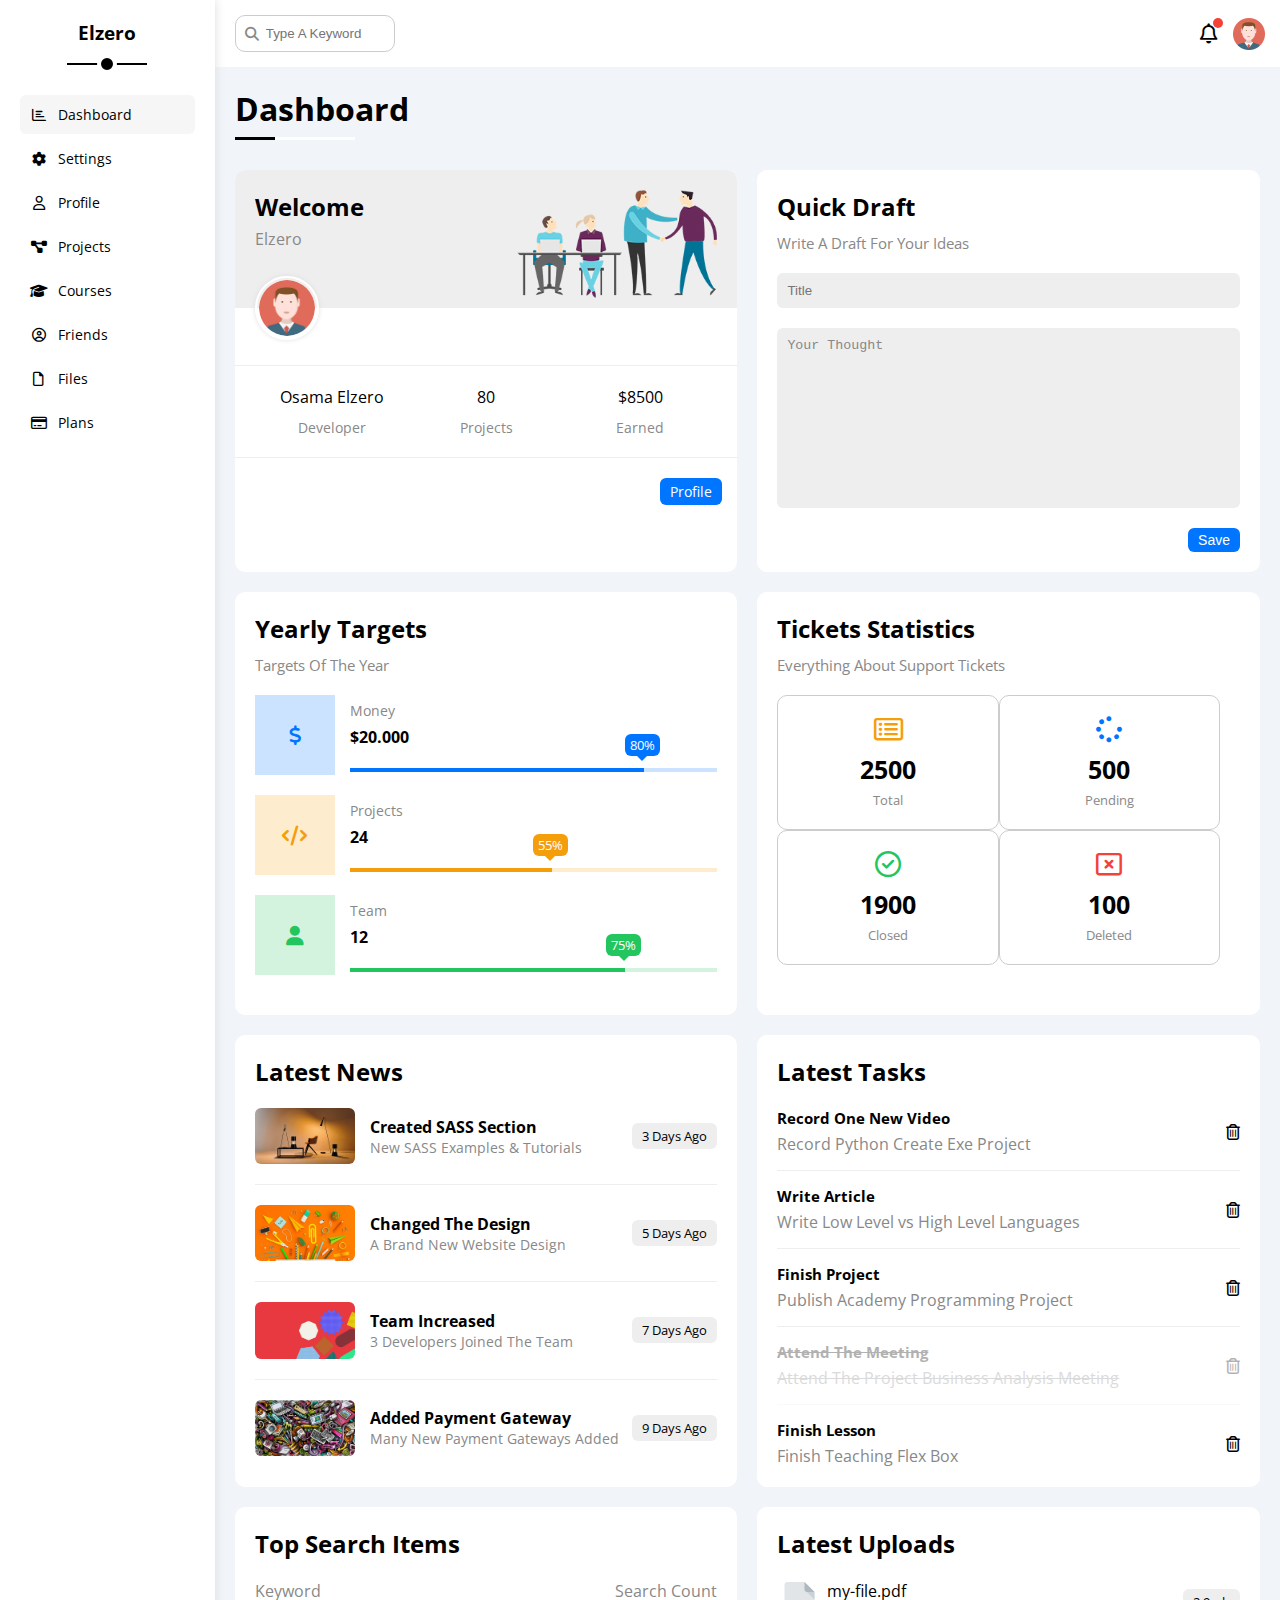
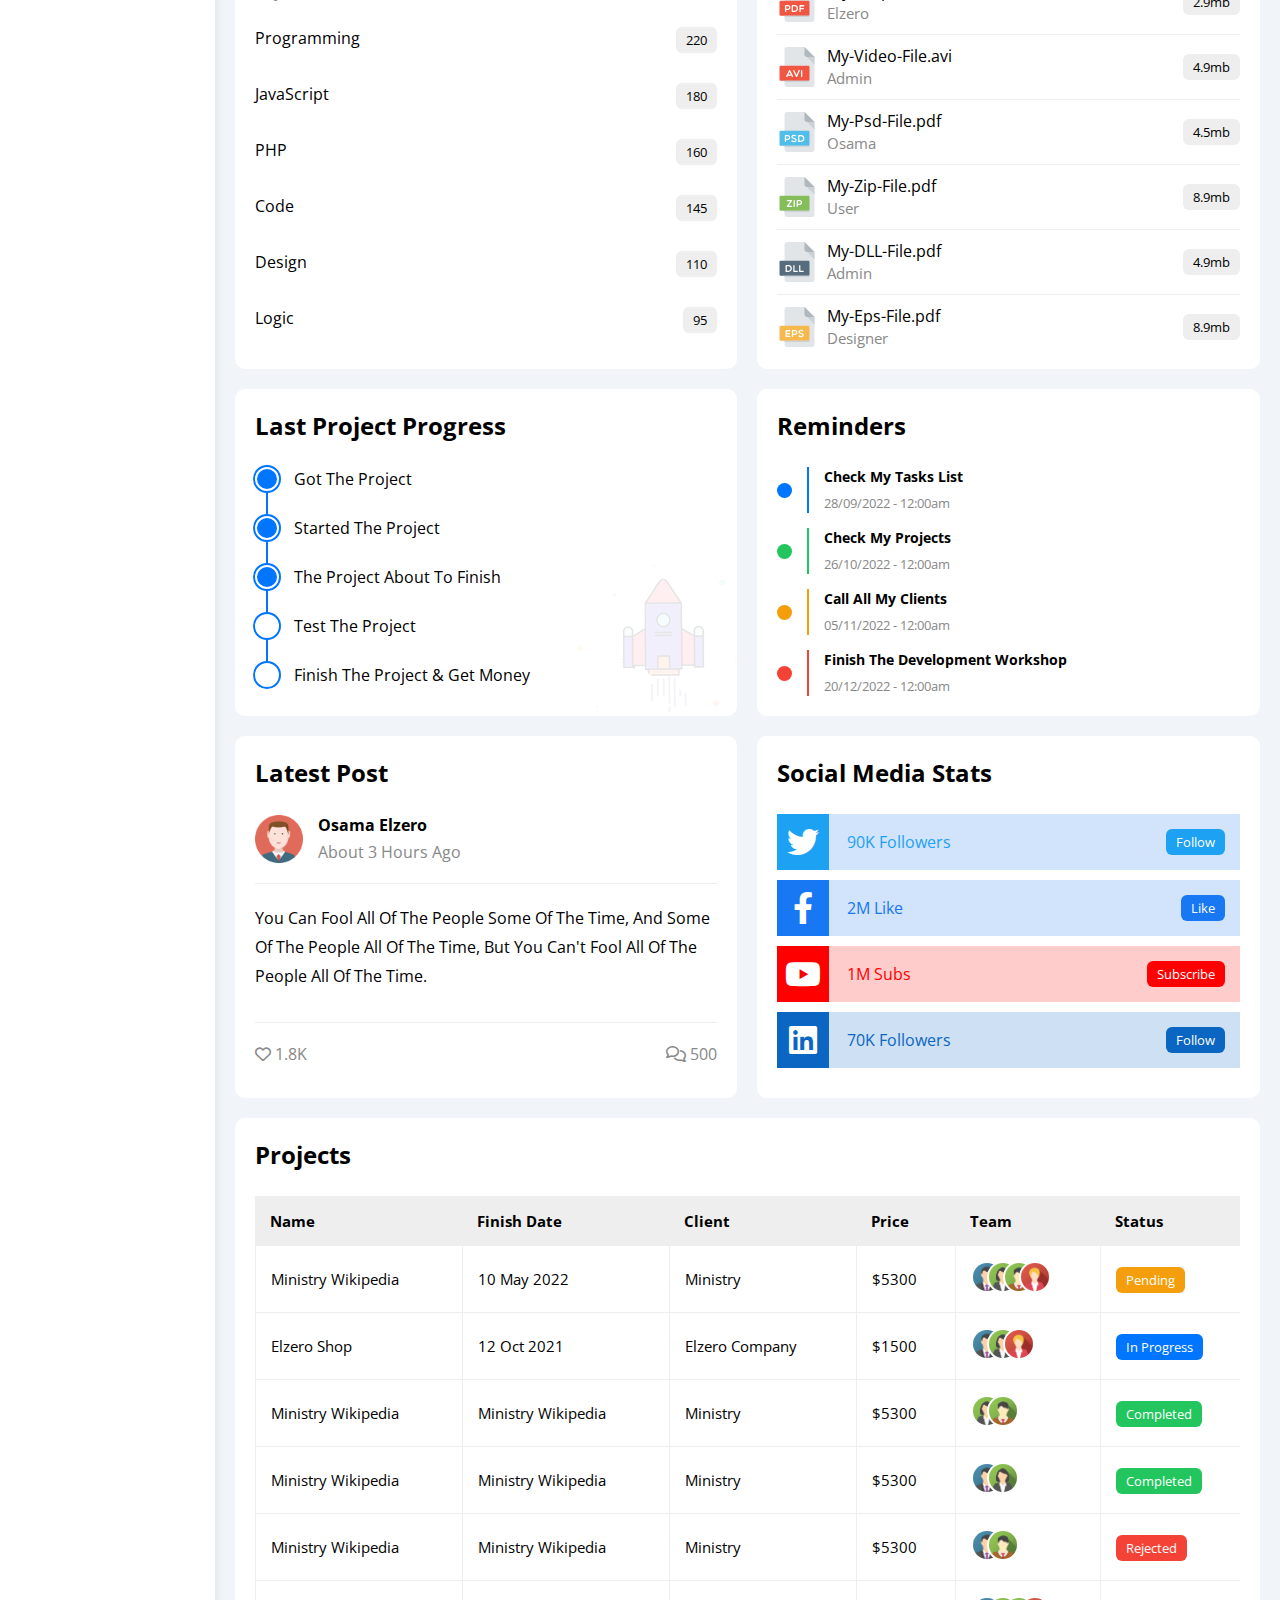
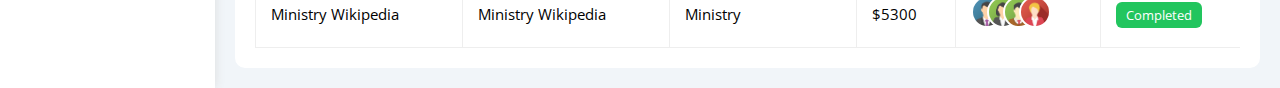
<file: index.html>
<!DOCTYPE html>
<html lang="en">
  <head>
    <meta charset="UTF-8" />
    <meta name="viewport" content="width=device-width, initial-scale=1.0" />
    <title>Dashboard</title>
    <link rel="stylesheet" href="css/all.min.css" />
    <link rel="stylesheet" href="css/framework.css" />
    <link rel="stylesheet" href="css/master.css">
    <link rel="preconnect" href="https://fonts.googleapis.com">
    <link rel="preconnect" href="https://fonts.gstatic.com" crossorigin>
    <link href="https://fonts.googleapis.com/css2?family=Open+Sans:wght@300;400;500;700;800&display=swap" rel="stylesheet">
  </head>
  <body>
    <div class="page d-flex">
      <div class="sidebar bg-white p-relative p-20">
        <h3 class="p-relative mt-0 txt-c">Elzero</h3>
        <ul>
          <li>
            <a class="active d-flex align-center fs-14 c-black rad-6 p-10" href="index.html">
              <i class="fa-regular fa-chart-bar fa-fw"></i>
              <span>Dashboard</span>
            </a>
          </li>
          <li>
            <a class="d-flex align-center fs-14 c-black rad-6 p-10" href="settings.html">
              <i class="fa-solid fa-gear fa-fw"></i>
              <span>Settings</span>
            </a>
          </li>
          <li>
            <a class="d-flex align-center fs-14 c-black rad-6 p-10" href="profile.html">
              <i class="fa-regular fa-user fa-fw"></i>
              <span>Profile</span>
            </a>
          </li>
          <li>
            <a class="d-flex align-center fs-14 c-black rad-6 p-10" href="projects.html">
              <i class="fa-solid fa-diagram-project fa-fw"></i>
              <span>Projects</span>
            </a>
          </li>
          <li>
            <a class="d-flex align-center fs-14 c-black rad-6 p-10" href="courses.html">
              <i class="fa-solid fa-graduation-cap fa-fw"></i>
              <span>Courses</span>
            </a>
          </li>
          <li>
            <a class="d-flex align-center fs-14 c-black rad-6 p-10" href="friends.html">
              <i class="fa-regular fa-circle-user fa-fw"></i>
              <span>Friends</span>
            </a>
          </li>
          <li>
            <a class="d-flex align-center fs-14 c-black rad-6 p-10" href="files.html">
              <i class="fa-regular fa-file fa-fw"></i>
              <span>Files</span>
            </a>
          </li>
          <li>
            <a class="d-flex align-center fs-14 c-black rad-6 p-10" href="plans.html">
              <i class="fa-regular fa-credit-card fa-fw"></i>
              <span>Plans</span>
            </a>
          </li>
        </ul>
        </ul>
      </div>
      <div class="content w-full">
        <!-- Start Head -->
        <div class="head bg-white between-flex p-15">
        <div class="search p-relative">
          <input class="p-10" type="search" placeholder="Type A Keyword">
        </div>
        <div class="icons d-flex align-center">
          <span class="notification p-relative">
            <i class="fa-regular fa-bell fa-lg"></i>
          </span>
          <img src="imgs/avatar.png" alt="">
        </div>
        </div>
        <!-- End Head -->
        <h1 class="p-relative">Dashboard</h1>
        <div class="wrapper d-grid gap-20">
          <!-- Start Welcome Widget -->
          <div class="welcome bg-white txt-c-mobile block-mobile rad-10">
            <div class="intro d-flex space-between p-20 bg-eee">
              <div>
                <h2 class="m-0">Welcome</h2>
                <p class="c-grey mt-5">Elzero</p>
              </div>
              <img class="hide-mobile" src="imgs/welcome.png" alt="">
            </div>
            <img src="imgs/avatar.png" alt="" class="avatar">
            <div class="body txt-c d-flex p-20 mb-20 mt-20 block-mobile">
              <div>Osama Elzero<span class="d-block c-grey fs-14 mt-10">Developer</span></div>
              <div>80<span class="d-block c-grey fs-14 mt-10">Projects</span></div>
              <div>$8500<span class="d-block c-grey fs-14 mt-10">Earned</span></div>
            </div>
            <a href="profile.html" class="visit d-block fs-14 rad-6 bg-blue c-white w-fit btn-shape">Profile</a>
          </div>
          <!-- End Welcome Widget -->
          <!-- Start Quick Draft Widget -->
          <div class="quick-draft bg-white rad-10 p-20">
            <h2 class="mt-0 mb-10">Quick Draft</h2>
            <p class="c-grey mb-20 fs-15 mt-0">Write A Draft For Your Ideas</p>
            <form>
              <input class="d-block rad-6 mb-20 w-full p-10 bg-eee b-none" type="text" placeholder="Title">
              <textarea class="d-block rad-6 mb-20 w-full p-10 bg-eee b-none c-grey">Your Thought</textarea>
              <input class="save bg-blue w-fit fs-14 c-white d-block b-none btn-shape" type="submit" value="Save">
            </form>
          </div>
          <!-- End Quick Draft Widget -->
          <!-- Start Targets Widget-->
          <div class="targets bg-white p-20 rad-10">
            <h2 class="mt-0 mb-10">Yearly Targets</h2>
            <p class="c-grey mt-0 mb-20 fs-15">Targets Of The Year</p>
            <div class="targets-row mb-20 center-flex blue">
              <div class="icon center-flex">
                <i class="fa-solid fa-dollar-sign fa-lg c-blue"></i>
              </div>
              <div class="details">
                <span class="c-grey fs-14">Money</span>
                <span class="fw-bold mt-5 mb-20 d-block">$20.000</span>
                <div class="progress p-relative">
                  <span class="bg-blue blue" style="width: 80%">
                    <span class="bg-blue c-white">80%</span>
                  </span>
                </div>
              </div>
            </div>
            <div class="targets-row mb-20 center-flex orange">
              <div class="icon center-flex">
                <i class="fa-solid fa-code fa-lg c-orange"></i>
              </div>
              <div class="details">
                <span class="c-grey fs-14">Projects</span>
                <span class="fw-bold mt-5 mb-20 d-block">24</span>
                <div class="progress p-relative">
                  <span class="bg-orange orange" style="width: 55%">
                    <span class="bg-orange c-white">55%</span>
                  </span>
                </div>
              </div>
            </div>
            <div class="targets-row mb-20 center-flex green">
              <div class="icon center-flex">
                <i class="fa-solid fa-user fa-lg c-green"></i>
              </div>
              <div class="details">
                <span class="c-grey fs-14">Team</span>
                <span class="fw-bold mt-5 mb-20 d-block">12</span>
                <div class="progress p-relative">
                  <span class="bg-green green" style="width: 75%">
                    <span class="bg-green c-white">75%</span>
                  </span>
                </div>
              </div>
            </div>
          </div>
          <!-- End Targets Widget -->
          <!-- Start Ticket Widget -->
          <div class="tickets p-20 bg-white rad-10">
            <h2 class="mt-0 mb-10">Tickets Statistics</h2>
            <p class="mt-0 mb-20 c-grey fs-15">Everything About Support Tickets</p>
            <div class="d-flex f-wrap txt-c gab-20">
              <div class="box c-grey fs-13 rad-10 p-20">
                <i class="fa-regular fa-rectangle-list fa-2x mb-10 c-orange"></i>
                <span class="fw-bold d-block c-black fs-25 mb-5">2500</span>
                Total
              </div>
              <div class="box p-20 rad-10 fs-13 c-grey">
                <i class="fa-solid fa-spinner fa-2x mb-10 c-blue"></i>
                <span class="d-block c-black fw-bold fs-25 mb-5">500</span>
                Pending
              </div>
              <div class="box p-20 rad-10 fs-13 c-grey">
                <i class="fa-regular fa-circle-check fa-2x mb-10 c-green"></i>
                <span class="d-block c-black fw-bold fs-25 mb-5">1900</span>
                Closed
              </div>
              <div class="box p-20 rad-10 fs-13 c-grey">
                <i class="fa-regular fa-rectangle-xmark fa-2x mb-10 c-red"></i>
                <span class="d-block c-black fw-bold fs-25 mb-5">100</span>
                Deleted
              </div>
            </div>
          </div>
          <!-- End Ticket Widget -->
          <!-- Start Latest News -->
          <div class="latest-news p-20 bg-white rad-10 txt-c-mobile">
            <h2 class="mt-0 mb-20">Latest News</h2>
            <div class="news-row d-flex align-center">
              <img src="imgs/news-01.png" alt="">
              <div class="info">
                <h3>Created SASS Section</h3>
                <p class="m-0 fs-14 c-grey">New SASS Examples & Tutorials</p>
              </div>
              <div class="btn-shape fs-13 bg-eee label">3 Days Ago</div>
            </div>
            <div class="news-row d-flex align-center">
              <img decoding="async" src="imgs/news-02.png" alt="" />
              <div class="info">
                <h3>Changed The Design</h3>
                <p class="m-0 fs-14 c-grey">A Brand New Website Design</p>
              </div>
              <div class="btn-shape bg-eee fs-13 label">5 Days Ago</div>
            </div>
            <div class="news-row d-flex align-center">
              <img decoding="async" src="imgs/news-03.png" alt="" />
              <div class="info">
                <h3>Team Increased</h3>
                <p class="m-0 fs-14 c-grey">3 Developers Joined The Team</p>
              </div>
              <div class="btn-shape bg-eee fs-13 label">7 Days Ago</div>
            </div>
            <div class="news-row d-flex align-center">
              <img decoding="async" src="imgs/news-04.png" alt="" />
              <div class="info">
                <h3>Added Payment Gateway</h3>
                <p class="m-0 fs-14 c-grey">Many New Payment Gateways Added</p>
              </div>
              <div class="btn-shape bg-eee fs-13 label">9 Days Ago</div>
            </div>
          </div>
          <!-- End Latest News -->
          <!-- Start Tasks -->
          <div class="tasks p-20 bg-white rad-10">
            <h2 class="mt-0 mb-20">Latest Tasks</h2>
            <div class="task-row between-flex">
              <div class="info">
                <h3 class="mt-0 mb-5 fs-15">Record One New Video</h3>
                <p class="m-0 c-grey">Record Python Create Exe Project</p>
              </div>
              <i class="fa-regular fa-trash-can delete"></i>
            </div>
            <div class="task-row between-flex">
              <div class="info">
                <h3 class="mt-0 mb-5 fs-15">Write Article</h3>
                <p class="m-0 c-grey">Write Low Level vs High Level Languages</p>
              </div>
              <i class="fa-regular fa-trash-can delete"></i>
            </div>
            <div class="task-row between-flex">
              <div class="info">
                <h3 class="mt-0 mb-5 fs-15">Finish Project</h3>
                <p class="m-0 c-grey">Publish Academy Programming Project</p>
              </div>
              <i class="fa-regular fa-trash-can delete"></i>
            </div>
            <div class="task-row between-flex done">
              <div class="info">
                <h3 class="mt-0 mb-5 fs-15">Attend The Meeting</h3>
                <p class="m-0 c-grey">Attend The Project Business Analysis Meeting</p>
              </div>
              <i class="fa-regular fa-trash-can delete"></i>
            </div>
            <div class="task-row between-flex">
              <div class="info">
                <h3 class="mt-0 mb-5 fs-15">Finish Lesson</h3>
                <p class="m-0 c-grey">Finish Teaching Flex Box</p>
              </div>
              <i class="fa-regular fa-trash-can delete"></i>
            </div>
          </div>
          <!-- End Tasks -->
          <!-- Start Top Search Word Widget -->
          <div class="search-items p-20 bg-white rad-10">
            <h2 class="mt-0 mb-20">Top Search Items</h2>
            <div class="iteams-head d-flex space-between c-grey mb-10">
              <div>Keyword</div>
              <div>Search Count</div>
            </div>
            <div class="items d-flex space-between pt-15 pb-15">
              <span>Programming</span>
              <span class="bg-eee btn-shape fs-13">220</span>
            </div>
            <div class="items d-flex space-between pt-15 pb-15">
              <span>JavaScript</span>
              <span class="bg-eee btn-shape fs-13">180</span>
            </div>
            <div class="items d-flex space-between pt-15 pb-15">
              <span>PHP</span>
              <span class="bg-eee btn-shape fs-13">160</span>
            </div>
            <div class="items d-flex space-between pt-15 pb-15">
              <span>Code</span>
              <span class="bg-eee btn-shape fs-13">145</span>
            </div>
            <div class="items d-flex space-between pt-15 pb-15">
              <span>Design</span>
              <span class="bg-eee btn-shape fs-13">110</span>
            </div>
            <div class="items d-flex space-between pt-15 pb-15">
              <span>Logic</span>
              <span class="bg-eee btn-shape fs-13">95</span>
            </div>
          </div>
          <!-- End Top Search Word Widget -->
          <!-- Start Latest Uploads -->
          <div class="latest-uploads p-20 bg-white rad-10">
            <h2 class="mt-0 mb-20">Latest Uploads</h2>
            <ul class="m-0">
              <li class="between-flex pb-10 mb-10">
                <div class="d-flex align-center">
                  <img class="mr-10" src="imgs/pdf.svg" alt="">
                  <div>
                    <span class="d-block">my-file.pdf</span>
                    <span class="c-grey fs-15">Elzero</span>
                  </div>
                </div>
                <div class="btn-shape fs-13 bg-eee">2.9mb</div>
              </li>
              <li class="between-flex pb-10 mb-10">
                <div class="d-flex align-center">
                  <img decoding="async" class="mr-10" src="imgs/avi.svg" alt="" />
                  <div>
                    <span class="d-block">My-Video-File.avi</span>
                    <span class="fs-15 c-grey">Admin</span>
                  </div>
                </div>
                <div class="bg-eee btn-shape fs-13">4.9mb</div>
              </li>
              <li class="between-flex pb-10 mb-10">
                <div class="d-flex align-center">
                  <img decoding="async" class="mr-10" src="imgs/psd.svg" alt="" />
                  <div>
                    <span class="d-block">My-Psd-File.pdf</span>
                    <span class="fs-15 c-grey">Osama</span>
                  </div>
                </div>
                <div class="bg-eee btn-shape fs-13">4.5mb</div>
              </li>
              <li class="between-flex pb-10 mb-10">
                <div class="d-flex align-center">
                  <img decoding="async" class="mr-10" src="imgs/zip.svg" alt="" />
                  <div>
                    <span class="d-block">My-Zip-File.pdf</span>
                    <span class="fs-15 c-grey">User</span>
                  </div>
                </div>
                <div class="bg-eee btn-shape fs-13">8.9mb</div>
              </li>
              <li class="between-flex pb-10 mb-10">
                <div class="d-flex align-center">
                  <img decoding="async" class="mr-10" src="imgs/dll.svg" alt="" />
                  <div>
                    <span class="d-block">My-DLL-File.pdf</span>
                    <span class="fs-15 c-grey">Admin</span>
                  </div>
                </div>
                <div class="bg-eee btn-shape fs-13">4.9mb</div>
              </li>
              <li class="between-flex">
                <div class="d-flex align-center">
                  <img decoding="async" class="mr-10" src="imgs/eps.svg" alt="" />
                  <div>
                    <span class="d-block">My-Eps-File.pdf</span>
                    <span class="fs-15 c-grey">Designer</span>
                  </div>
                </div>
                <div class="bg-eee btn-shape fs-13">8.9mb</div>
              </li>
            </ul>
          </div>
          <!-- End Latest Uploads -->
          <!-- Start Last Project Progress Widget -->
          <div class="last-project p-20 bg-white rad-10 p-relative">
            <h2 class="mt-0 mb-20">Last Project Progress</h2>
            <ul class="m-0 p-relative">
              <li class="mt-25 d-flex align-center done">Got The Project</li>
              <li class="mt-25 d-flex align-center done">Started The Project</li>
              <li class="mt-25 d-flex align-center done">The Project About To Finish</li>
              <li class="mt-25 d-flex align-center current">Test The Project</li>
              <li class="mt-25 d-flex align-center">Finish The Project & Get Money</li>
            </ul>
            <img class="launch-icon hide-mobile" src="imgs/project.png" alt="">
          </div>
          <!-- End Last Project Progress Widget -->
          <!-- Start Reminders Widget -->
          <div class="reminders p-20 bg-white rad-10 p-relative">
            <h2 class="mt-0 mb-25">Reminders</h2>
            <ul class="m-0">
              <li class="d-flex align-center mt-15">
                <span class="key rad-half d-block bg-blue mr-15"></span>
                <div class="pl-15 blue">
                  <p class="fw-bold fs-14 mt-0 mb-5">Check My Tasks List</p>
                  <span class="c-grey fs-13">28/09/2022 - 12:00am</span>
                </div>
              </li>
              <li class="d-flex align-center mt-15">
                <span class="key bg-green mr-15 d-block rad-half"></span>
                <div class="pl-15 green">
                  <p class="fs-14 fw-bold mt-0 mb-5">Check My Projects</p>
                  <span class="fs-13 c-grey">26/10/2022 - 12:00am</span>
                </div>
              </li>
              <li class="d-flex align-center mt-15">
                <span class="key bg-orange mr-15 d-block rad-half"></span>
                <div class="pl-15 orange">
                  <p class="fs-14 fw-bold mt-0 mb-5">Call All My Clients</p>
                  <span class="fs-13 c-grey">05/11/2022 - 12:00am</span>
                </div>
              </li>
              <li class="d-flex align-center mt-15">
                <span class="key bg-red mr-15 d-block rad-half"></span>
                <div class="pl-15 red">
                  <p class="fs-14 fw-bold mt-0 mb-5">Finish The Development Workshop</p>
                  <span class="fs-13 c-grey">20/12/2022 - 12:00am</span>
                </div>
              </li>
            </ul>
          </div>
          <!-- End Reminders Widget -->
          <!-- Start Latest Post Widget -->
          <div class="latest-post p-20 bg-white rad-10 p-relative">
            <h2 class="mt-0 mb-25">Latest Post</h2>
            <div class="top d-flex align-center">
              <img class="avatar mr-15" src="imgs/avatar.png" alt="">
              <div class="info">
                <span class="fw-bold d-block mb-5">Osama Elzero</span>
                <span class="c-grey">About 3 Hours Ago</span>
              </div>
            </div>
              <div class="post-content txt-c-mobile mt-20 mb-20 pt-20 pb-20">
                You Can Fool All Of The People Some Of The Time, And Some Of The People All Of The Time, But You Can't
                Fool All Of The People All Of The Time.
              </div>
              <div class="post-stats between-flex c-grey">
                <div>
                  <i class="fa-regular fa-heart"></i>
                  <span> 1.8K</span>
                </div>
                <div>
                  <i class="fa-regular fa-comments"></i>
                  <span>500</span>
                </div>
              </div>
          </div>
          <!-- End Latest Post Widget -->
          <!-- Start Social Media Stats Widget -->
          <div class="social-media p-20 bg-white rad-10 p-relative">
            <h2 class="mt-0 mb-25">Social Media Stats</h2>
            <div class="box twitter between-flex p-relative mb-10 p-15">
              <i class="fa-brands fa-twitter fa-2x c-white h-full center-flex"></i>
              <span>90K Followers</span>
              <a class="btn-shape fs-13 c-white" href="#">Follow</a>
            </div>
            <div class="box facebook p-15 p-relative mb-10 between-flex">
              <i class="fa-brands fa-facebook-f fa-2x c-white h-full center-flex"></i>
              <span>2M Like</span>
              <a class="fs-13 c-white btn-shape" href="#">Like</a>
            </div>
            <div class="box youtube p-15 p-relative mb-10 between-flex">
              <i class="fa-brands fa-youtube fa-2x c-white h-full center-flex"></i>
              <span>1M Subs</span>
              <a class="fs-13 c-white btn-shape" href="#">Subscribe</a>
            </div>
            <div class="box linkedin p-15 p-relative mb-10 between-flex">
              <i class="fa-brands fa-linkedin fa-2x c-white h-full center-flex"></i>
              <span>70K Followers</span>
              <a class="fs-13 c-white btn-shape" href="#">Follow</a>
            </div>
          </div>
          <!-- End Social Media Stats Widget -->
        </div>
        <!-- Start Project Table -->
        <div class="projects p-20 rad-10 bg-white m-20">
          <h2 class="mt-0 mb-25">Projects</h2>
          <div class="responsive-table">
            <table class="fs-15 w-full">
              <thead>
                <tr>
                  <td>Name</td>
                  <td>Finish Date</td>
                  <td>Client</td>
                  <td>Price</td>
                  <td>Team</td>
                  <td>Status</td>
                </tr>
              </thead>
              <tbody>
                <tr>
                  <td>Ministry Wikipedia</td>
                  <td>10 May 2022</td>
                  <td>Ministry</td>
                  <td>$5300</td>
                  <td>
                    <img decoding="async" src="imgs/team-01.png" alt="" />
                    <img decoding="async" src="imgs/team-02.png" alt="" />
                    <img decoding="async" src="imgs/team-03.png" alt="" />
                    <img decoding="async" src="imgs/team-05.png" alt="" />
                  </td>
                  <td>
                    <span class="label btn-shape bg-orange c-white">Pending</span>
                  </td>
                </tr>
                <tr>
                  <td>Elzero Shop</td>
                  <td>12 Oct 2021</td>
                  <td>Elzero Company</td>
                  <td>$1500</td>
                  <td>
                    <img decoding="async" src="imgs/team-01.png" alt="" />
                    <img decoding="async" src="imgs/team-02.png" alt="" />
                    <img decoding="async" src="imgs/team-05.png" alt="" />
                  </td>
                  <td>
                    <span class="label btn-shape bg-blue c-white">In Progress</span>
                  </td>
                </tr>
                <tr>
                  <td>Ministry Wikipedia</td>
                  <td>Ministry Wikipedia</td>
                  <td>Ministry</td>
                  <td>$5300</td>
                  <td>
                    <img decoding="async" src="imgs/team-02.png" alt="" />
                    <img decoding="async" src="imgs/team-03.png" alt="" />
                  </td>
                  <td>
                    <span class="label btn-shape bg-green c-white">Completed</span>
                  </td>
                </tr>
                <tr>
                  <td>Ministry Wikipedia</td>
                  <td>Ministry Wikipedia</td>
                  <td>Ministry</td>
                  <td>$5300</td>
                  <td>
                    <img decoding="async" src="imgs/team-01.png" alt="" />
                    <img decoding="async" src="imgs/team-02.png" alt="" />
                  </td>
                  <td>
                    <span class="label btn-shape bg-green c-white">Completed</span>
                  </td>
                </tr>
                <tr>
                  <td>Ministry Wikipedia</td>
                  <td>Ministry Wikipedia</td>
                  <td>Ministry</td>
                  <td>$5300</td>
                  <td>
                    <img decoding="async" src="imgs/team-01.png" alt="" />
                    <img decoding="async" src="imgs/team-03.png" alt="" />
                  </td>
                  <td>
                    <span class="label btn-shape bg-red c-white">Rejected</span>
                  </td>
                </tr>
                <tr>
                  <td>Ministry Wikipedia</td>
                  <td>Ministry Wikipedia</td>
                  <td>Ministry</td>
                  <td>$5300</td>
                  <td>
                    <img decoding="async" src="imgs/team-01.png" alt="" />
                    <img decoding="async" src="imgs/team-02.png" alt="" />
                    <img decoding="async" src="imgs/team-03.png" alt="" />
                    <img decoding="async" src="imgs/team-05.png" alt="" />
                  </td>
                  <td>
                    <span class="label btn-shape bg-green c-white">Completed</span>
                  </td>
                </tr>
              </tbody>
            </table>
          </div>
        </div>
        <!-- End Project Table -->
      </div>
    </div>
  </body>
</html>
</file>
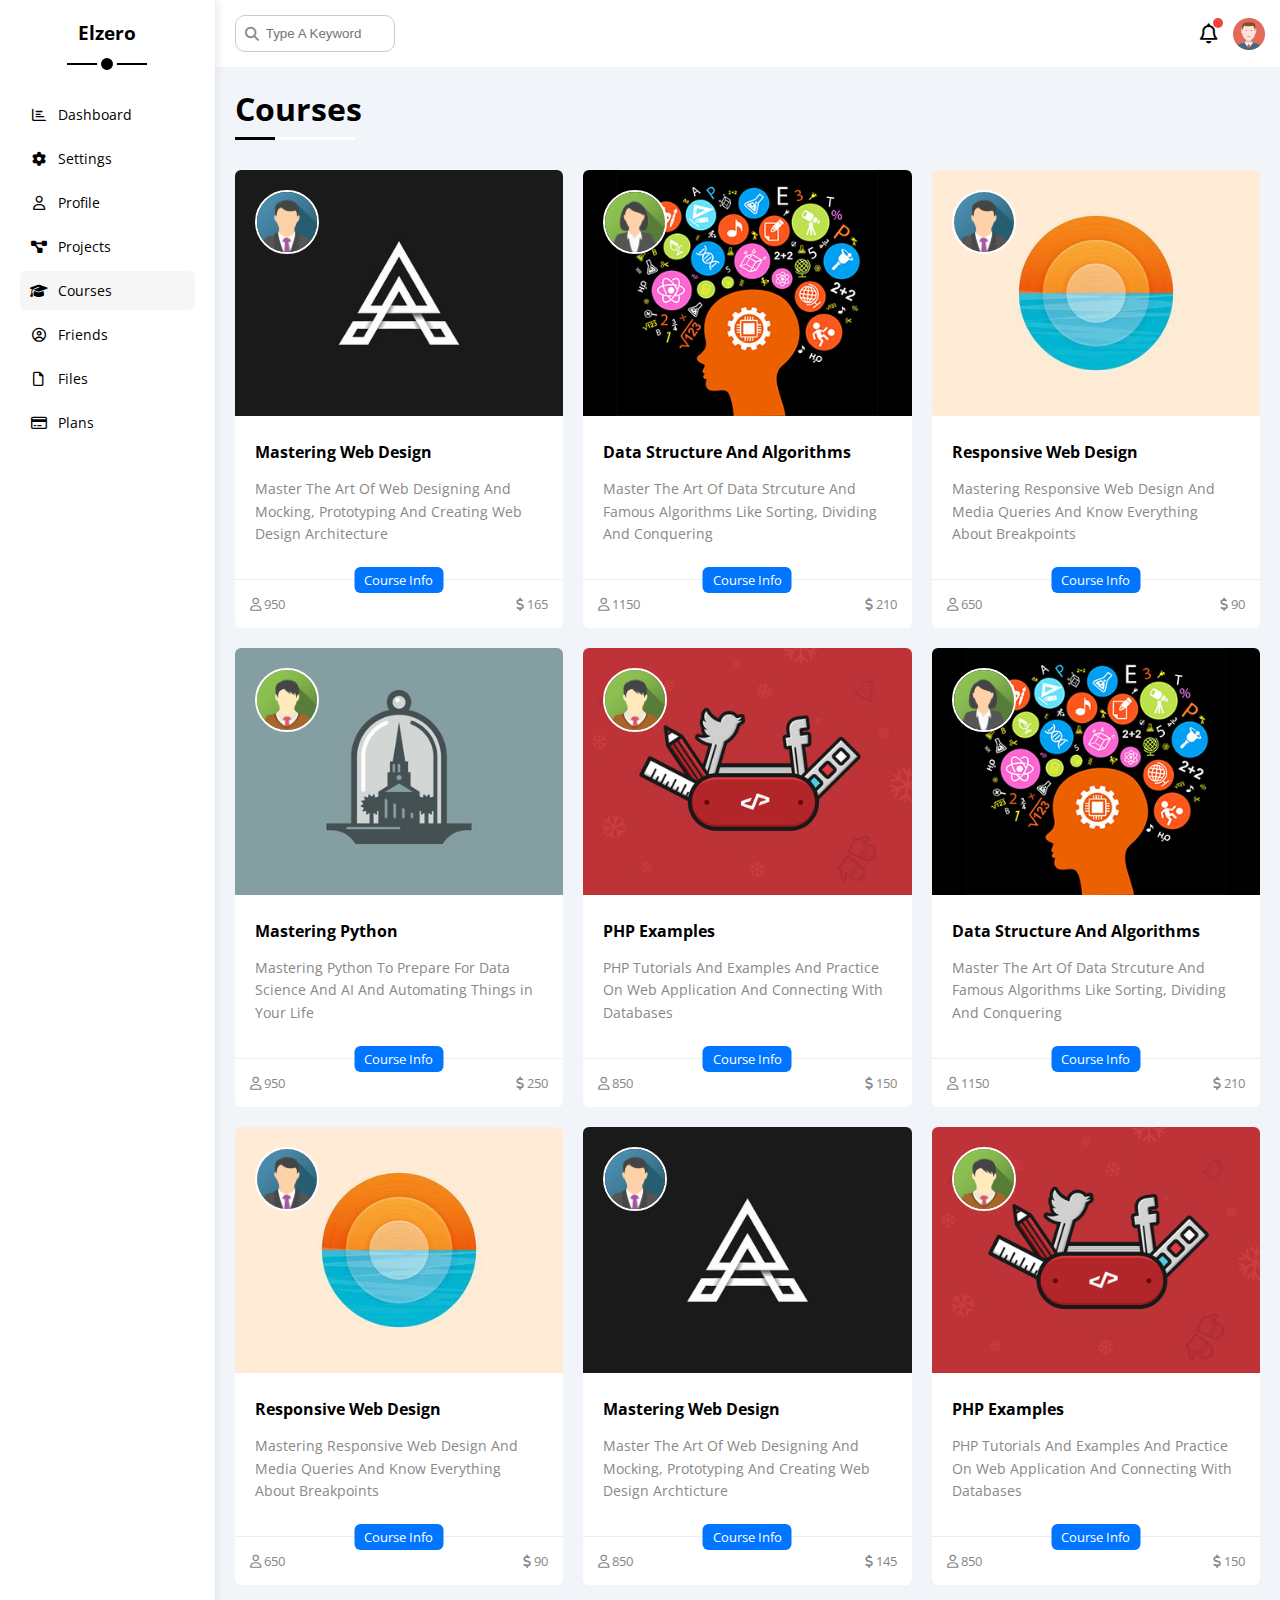
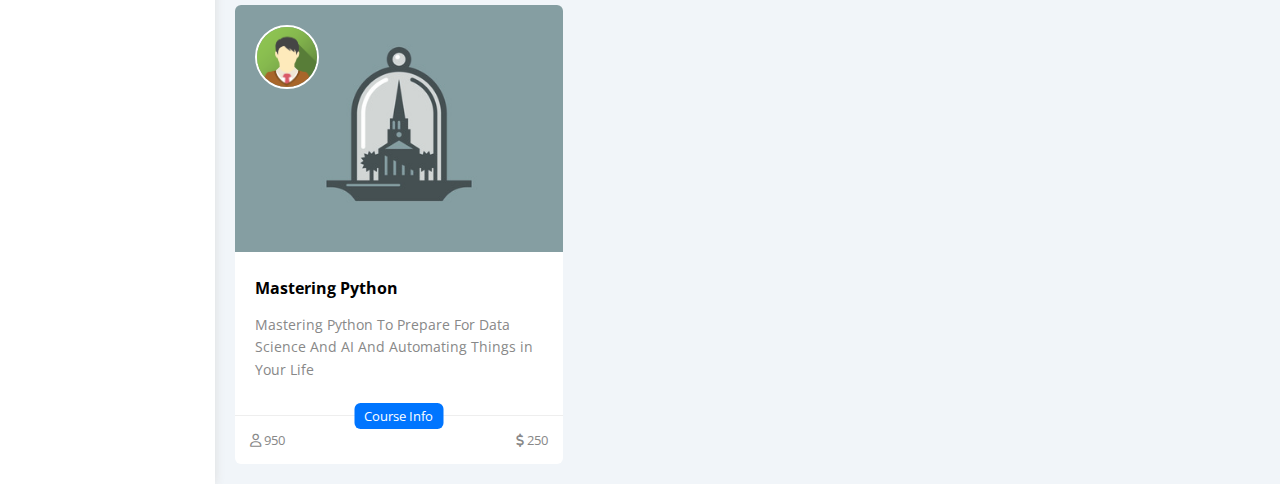
<file: courses.html>
<!DOCTYPE html>
<html lang="en">
<head>
  <meta charset="UTF-8" />
  <meta name="viewport" content="width=device-width, initial-scale=1.0" />
  <title>Courses</title>
  <link rel="stylesheet" href="css/all.min.css" />
  <link rel="stylesheet" href="css/framework.css" />
  <link rel="stylesheet" href="css/master.css">
  <link rel="preconnect" href="https://fonts.googleapis.com">
  <link rel="preconnect" href="https://fonts.gstatic.com" crossorigin>
  <link href="https://fonts.googleapis.com/css2?family=Open+Sans:wght@300;400;500;700;800&display=swap"
    rel="stylesheet">
</head>
<body>
  <div class="page d-flex">
    <div class="sidebar bg-white p-relative p-20">
      <h3 class="p-relative mt-0 txt-c">Elzero</h3>
      <ul>
        <li>
          <a class="d-flex align-center fs-14 c-black rad-6 p-10" href="index.html">
            <i class="fa-regular fa-chart-bar fa-fw"></i>
            <span>Dashboard</span>
          </a>
        </li>
        <li>
          <a class="d-flex align-center fs-14 c-black rad-6 p-10" href="settings.html">
            <i class="fa-solid fa-gear fa-fw"></i>
            <span>Settings</span>
          </a>
        </li>
        <li>
          <a class="d-flex align-center fs-14 c-black rad-6 p-10" href="profile.html">
            <i class="fa-regular fa-user fa-fw"></i>
            <span>Profile</span>
          </a>
        </li>
        <li>
          <a class="d-flex align-center fs-14 c-black rad-6 p-10" href="projects.html">
            <i class="fa-solid fa-diagram-project fa-fw"></i>
            <span>Projects</span>
          </a>
        </li>
        <li>
          <a class="active d-flex align-center fs-14 c-black rad-6 p-10" href="courses.html">
            <i class="fa-solid fa-graduation-cap fa-fw"></i>
            <span>Courses</span>
          </a>
        </li>
        <li>
          <a class="d-flex align-center fs-14 c-black rad-6 p-10" href="friends.html">
            <i class="fa-regular fa-circle-user fa-fw"></i>
            <span>Friends</span>
          </a>
        </li>
        <li>
          <a class="d-flex align-center fs-14 c-black rad-6 p-10" href="files.html">
            <i class="fa-regular fa-file fa-fw"></i>
            <span>Files</span>
          </a>
        </li>
        <li>
          <a class="d-flex align-center fs-14 c-black rad-6 p-10" href="plans.html">
            <i class="fa-regular fa-credit-card fa-fw"></i>
            <span>Plans</span>
          </a>
        </li>
      </ul>
      </ul>
    </div>
    <div class="content w-full">
      <!-- Start Head -->
      <div class="head bg-white between-flex p-15">
        <div class="search p-relative">
          <input class="p-10" type="search" placeholder="Type A Keyword">
        </div>
        <div class="icons d-flex align-center">
          <span class="notification p-relative">
            <i class="fa-regular fa-bell fa-lg"></i>
          </span>
          <img src="imgs/avatar.png" alt="">
        </div>
      </div>
      <!-- End Head -->
      <h1 class="p-relative">Courses</h1>
      <div class="courses-page d-grid gap-20 m-20">
        <div class="course bg-white rad-6 p-relative">
          <img class="cover" src="imgs/course-01.jpg" alt="">
          <img class="instructor" src="imgs/team-01.png" alt="">
          <div class="p-20">
            <h4 class="m-0">Mastering Web Design</h4>
            <p class="description c-grey mt-15 fs-14">
              Master The Art Of Web Designing And Mocking, Prototyping And Creating Web Design Architecture
            </p>
          </div>
          <div class="info p-15 p-relative between-flex">
            <span class="title bg-blue c-white btn-shape">Course Info</span>
            <span class="c-grey">
              <i class="fa-regular fa-user"></i>
              950
            </span>
            <span class="c-grey">
              <i class="fa-solid fa-dollar-sign"></i>
              165
            </span>
          </div>
        </div>
        <div class="course bg-white rad-6 p-relative">
          <img decoding="async" class="cover" src="imgs/course-02.jpg" alt="" />
          <img decoding="async" class="instructor" src="imgs/team-02.png" alt="" />
          <div class="p-20">
            <h4 class="m-0">Data Structure And Algorithms</h4>
            <p class="description c-grey mt-15 fs-14">
              Master The Art Of Data Strcuture And Famous Algorithms Like Sorting, Dividing And Conquering
            </p>
          </div>
          <div class="info p-15 p-relative between-flex">
            <span class="title bg-blue c-white btn-shape">Course Info</span>
            <span class="c-grey"> <i class="fa-regular fa-user"></i> 1150</span>
            <span class="c-grey"><i class="fa-solid fa-dollar-sign"></i> 210</span>
          </div>
        </div>
        <div class="course bg-white rad-6 p-relative">
          <img decoding="async" class="cover" src="imgs/course-03.jpg" alt="" />
          <img decoding="async" class="instructor" src="imgs/team-01.png" alt="" />
          <div class="p-20">
            <h4 class="m-0">Responsive Web Design</h4>
            <p class="description c-grey mt-15 fs-14">
              Mastering Responsive Web Design And Media Queries And Know Everything About Breakpoints
            </p>
          </div>
          <div class="info p-15 p-relative between-flex">
            <span class="title bg-blue c-white btn-shape">Course Info</span>
            <span class="c-grey"> <i class="fa-regular fa-user"></i> 650</span>
            <span class="c-grey"><i class="fa-solid fa-dollar-sign"></i> 90</span>
          </div>
        </div>
        <div class="course bg-white rad-6 p-relative">
          <img decoding="async" class="cover" src="imgs/course-04.jpg" alt="" />
          <img decoding="async" class="instructor" src="imgs/team-03.png" alt="" />
          <div class="p-20">
            <h4 class="m-0">Mastering Python</h4>
            <p class="description c-grey mt-15 fs-14">
              Mastering Python To Prepare For Data Science And AI And Automating Things in Your Life
            </p>
          </div>
          <div class="info p-15 p-relative between-flex">
            <span class="title bg-blue c-white btn-shape">Course Info</span>
            <span class="c-grey"> <i class="fa-regular fa-user"></i> 950</span>
            <span class="c-grey"><i class="fa-solid fa-dollar-sign"></i> 250</span>
          </div>
        </div>
        <div class="course bg-white rad-6 p-relative">
          <img decoding="async" class="cover" src="imgs/course-05.jpg" alt="" />
          <img decoding="async" class="instructor" src="imgs/team-03.png" alt="" />
          <div class="p-20">
            <h4 class="m-0">PHP Examples</h4>
            <p class="description c-grey mt-15 fs-14">
              PHP Tutorials And Examples And Practice On Web Application And Connecting With Databases
            </p>
          </div>
          <div class="info p-15 p-relative between-flex">
            <span class="title bg-blue c-white btn-shape">Course Info</span>
            <span class="c-grey"> <i class="fa-regular fa-user"></i> 850</span>
            <span class="c-grey"><i class="fa-solid fa-dollar-sign"></i> 150</span>
          </div>
        </div>
        <div class="course bg-white rad-6 p-relative">
          <img decoding="async" class="cover" src="imgs/course-02.jpg" alt="" />
          <img decoding="async" class="instructor" src="imgs/team-02.png" alt="" />
          <div class="p-20">
            <h4 class="m-0">Data Structure And Algorithms</h4>
            <p class="description c-grey mt-15 fs-14">
              Master The Art Of Data Strcuture And Famous Algorithms Like Sorting, Dividing And Conquering
            </p>
          </div>
          <div class="info p-15 p-relative between-flex">
            <span class="title bg-blue c-white btn-shape">Course Info</span>
            <span class="c-grey"> <i class="fa-regular fa-user"></i> 1150</span>
            <span class="c-grey"><i class="fa-solid fa-dollar-sign"></i> 210</span>
          </div>
        </div>
        <div class="course bg-white rad-6 p-relative">
          <img decoding="async" class="cover" src="imgs/course-03.jpg" alt="" />
          <img decoding="async" class="instructor" src="imgs/team-01.png" alt="" />
          <div class="p-20">
            <h4 class="m-0">Responsive Web Design</h4>
            <p class="description c-grey mt-15 fs-14">
              Mastering Responsive Web Design And Media Queries And Know Everything About Breakpoints
            </p>
          </div>
          <div class="info p-15 p-relative between-flex">
            <span class="title bg-blue c-white btn-shape">Course Info</span>
            <span class="c-grey"> <i class="fa-regular fa-user"></i> 650</span>
            <span class="c-grey"><i class="fa-solid fa-dollar-sign"></i> 90</span>
          </div>
        </div>
        <div class="course bg-white rad-6 p-relative">
          <img decoding="async" class="cover" src="imgs/course-01.jpg" alt="" />
          <img decoding="async" class="instructor" src="imgs/team-01.png" alt="" />
          <div class="p-20">
            <h4 class="m-0">Mastering Web Design</h4>
            <p class="description c-grey mt-15 fs-14">
              Master The Art Of Web Designing And Mocking, Prototyping And Creating Web Design Archticture
            </p>
          </div>
          <div class="info p-15 p-relative between-flex">
            <span class="title bg-blue c-white btn-shape">Course Info</span>
            <span class="c-grey"> <i class="fa-regular fa-user"></i> 850</span>
            <span class="c-grey"><i class="fa-solid fa-dollar-sign"></i> 145</span>
          </div>
        </div>
        <div class="course bg-white rad-6 p-relative">
          <img decoding="async" class="cover" src="imgs/course-05.jpg" alt="" />
          <img decoding="async" class="instructor" src="imgs/team-03.png" alt="" />
          <div class="p-20">
            <h4 class="m-0">PHP Examples</h4>
            <p class="description c-grey mt-15 fs-14">
              PHP Tutorials And Examples And Practice On Web Application And Connecting With Databases
            </p>
          </div>
          <div class="info p-15 p-relative between-flex">
            <span class="title bg-blue c-white btn-shape">Course Info</span>
            <span class="c-grey"> <i class="fa-regular fa-user"></i> 850</span>
            <span class="c-grey"><i class="fa-solid fa-dollar-sign"></i> 150</span>
          </div>
        </div>
        <div class="course bg-white rad-6 p-relative">
          <img decoding="async" class="cover" src="imgs/course-04.jpg" alt="" />
          <img decoding="async" class="instructor" src="imgs/team-03.png" alt="" />
          <div class="p-20">
            <h4 class="m-0">Mastering Python</h4>
            <p class="description c-grey mt-15 fs-14">
              Mastering Python To Prepare For Data Science And AI And Automating Things in Your Life
            </p>
          </div>
          <div class="info p-15 p-relative between-flex">
            <span class="title bg-blue c-white btn-shape">Course Info</span>
            <span class="c-grey"> <i class="fa-regular fa-user"></i> 950</span>
            <span class="c-grey"><i class="fa-solid fa-dollar-sign"></i> 250</span>
          </div>
        </div>
      </div>
    </div>
  </div>
</body>
</html>
</file>
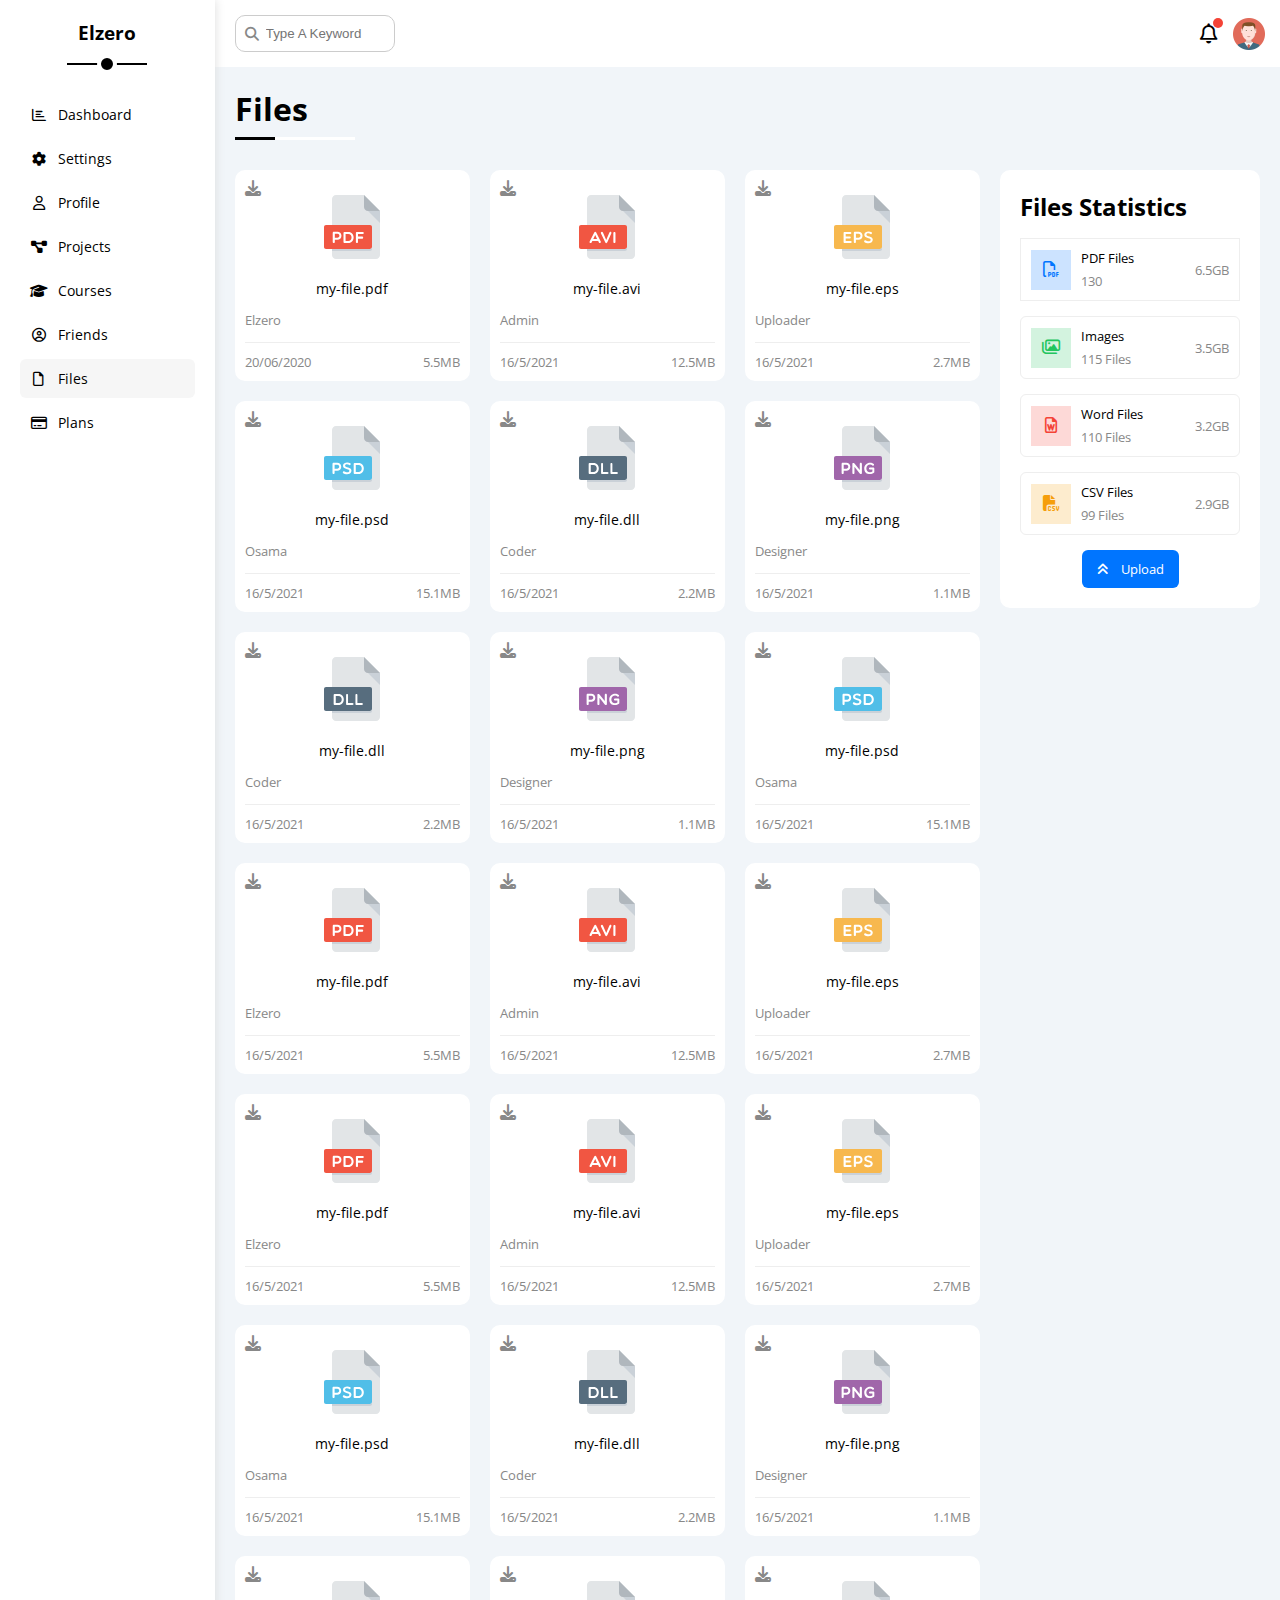
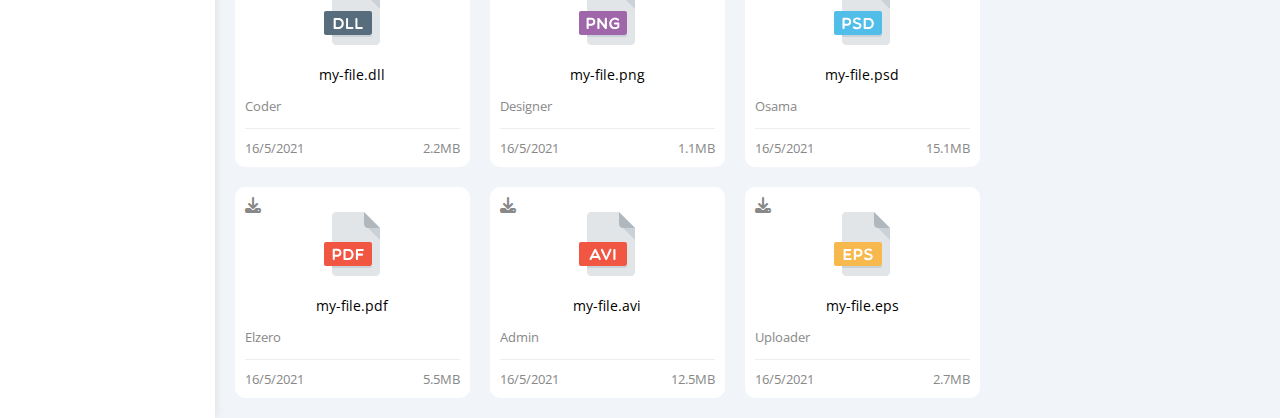
<file: files.html>
<!DOCTYPE html>
<html lang="en">
<head>
  <meta charset="UTF-8" />
  <meta name="viewport" content="width=device-width, initial-scale=1.0" />
  <title>Files</title>
  <link rel="stylesheet" href="css/all.min.css" />
  <link rel="stylesheet" href="css/framework.css" />
  <link rel="stylesheet" href="css/master.css">
  <link rel="preconnect" href="https://fonts.googleapis.com">
  <link rel="preconnect" href="https://fonts.gstatic.com" crossorigin>
  <link href="https://fonts.googleapis.com/css2?family=Open+Sans:wght@300;400;500;700;800&display=swap"
    rel="stylesheet">
</head>
<body>
  <div class="page d-flex">
    <div class="sidebar bg-white p-relative p-20">
      <h3 class="p-relative mt-0 txt-c">Elzero</h3>
      <ul>
        <li>
          <a class="d-flex align-center fs-14 c-black rad-6 p-10" href="index.html">
            <i class="fa-regular fa-chart-bar fa-fw"></i>
            <span>Dashboard</span>
          </a>
        </li>
        <li>
          <a class="d-flex align-center fs-14 c-black rad-6 p-10" href="settings.html">
            <i class="fa-solid fa-gear fa-fw"></i>
            <span>Settings</span>
          </a>
        </li>
        <li>
          <a class="d-flex align-center fs-14 c-black rad-6 p-10" href="profile.html">
            <i class="fa-regular fa-user fa-fw"></i>
            <span>Profile</span>
          </a>
        </li>
        <li>
          <a class="d-flex align-center fs-14 c-black rad-6 p-10" href="projects.html">
            <i class="fa-solid fa-diagram-project fa-fw"></i>
            <span>Projects</span>
          </a>
        </li>
        <li>
          <a class="d-flex align-center fs-14 c-black rad-6 p-10" href="courses.html">
            <i class="fa-solid fa-graduation-cap fa-fw"></i>
            <span>Courses</span>
          </a>
        </li>
        <li>
          <a class="d-flex align-center fs-14 c-black rad-6 p-10" href="friends.html">
            <i class="fa-regular fa-circle-user fa-fw"></i>
            <span>Friends</span>
          </a>
        </li>
        <li>
          <a class="active d-flex align-center fs-14 c-black rad-6 p-10" href="files.html">
            <i class="fa-regular fa-file fa-fw"></i>
            <span>Files</span>
          </a>
        </li>
        <li>
          <a class="d-flex align-center fs-14 c-black rad-6 p-10" href="plans.html">
            <i class="fa-regular fa-credit-card fa-fw"></i>
            <span>Plans</span>
          </a>
        </li>
      </ul>
      </ul>
    </div>
    <div class="content w-full">
      <!-- Start Head -->
      <div class="head bg-white between-flex p-15">
        <div class="search p-relative">
          <input class="p-10" type="search" placeholder="Type A Keyword">
        </div>
        <div class="icons d-flex align-center">
          <span class="notification p-relative">
            <i class="fa-regular fa-bell fa-lg"></i>
          </span>
          <img src="imgs/avatar.png" alt="">
        </div>
      </div>
      <!-- End Head -->
      <h1 class="p-relative">Files</h1>
      <div class="files-page d-flex gap-20 m-20">
        <div class="files-stats p-20 bg-white rad-10">
          <h2 class="mt-0 mb-15 txt-c-mobile">Files Statistics</h2>
          <div class="d-flex align-center p-10 border-eee mb-15 fs-13">
            <i class="fa-regular fa-file-pdf fa-lg blue center-flex c-blue icon"></i>
            <div class="info">
              <span>PDF Files</span>
              <span class="c-grey d-block mt-5">130</span>
            </div>
            <div class="size c-grey">6.5GB</div>
          </div>
          <div class="d-flex align-center border-eee p-10 rad-6 mb-15 fs-13">
            <i class="fa-regular fa-images fa-lg green center-flex c-green icon"></i>
            <div class="info">
              <span>Images</span>
              <span class="c-grey d-block mt-5">115 Files</span>
            </div>
            <div class="size c-grey">3.5GB</div>
          </div>
          <div class="d-flex align-center border-eee p-10 rad-6 mb-15 fs-13">
            <i class="fa-regular fa-file-word fa-lg red center-flex c-red icon"></i>
            <div class="info">
              <span>Word Files</span>
              <span class="c-grey d-block mt-5">110 Files</span>
            </div>
            <div class="size c-grey">3.2GB</div>
          </div>
          <div class="d-flex align-center border-eee p-10 rad-6 fs-13">
            <i class="fa-solid fa-file-csv fa-lg orange center-flex c-orange icon"></i>
            <div class="info">
              <span>CSV Files</span>
              <span class="c-grey d-block mt-5">99 Files</span>
            </div>
            <div class="size c-grey">2.9GB</div>
          </div>
          <a class="upload bg-blue c-white rad-6 fs-13 d-block w-fit" href="#">
            <i class="fa-solid fa-angles-up mr-10"></i>
            Upload
          </a>
        </div>
        <div class="file-content d-grid gap-20">
          <div class="file bg-white p-10 rad-10">
            <i class="fa-solid fa-download c-grey p-absolute"></i>
            <div class="icon txt-c">
              <img class="mt-15 mb-15" src="imgs/pdf.svg" alt="">
            </div>
            <div class="txt-c mb-10 fs-14">my-file.pdf</div>
            <p class="c-grey fs-13">Elzero</p>
            <div class="info between-flex c-grey mt-10 pt-10 fs-13">
              <span>20/06/2020</span>
              <span>5.5MB</span>
            </div>
          </div>
          <div class="file bg-white p-10 rad-10">
            <i class="fa-solid fa-download c-grey p-absolute"></i>
            <div class="icon txt-c">
              <img decoding="async" class="mt-15 mb-15" src="imgs/avi.svg" alt="" />
            </div>
            <div class="txt-c mb-10 fs-14">my-file.avi</div>
            <p class="c-grey fs-13">Admin</p>
            <div class="info between-flex mt-10 pt-10 fs-13 c-grey">
              <span>16/5/2021</span>
              <span>12.5MB</span>
            </div>
          </div>
          <div class="file bg-white p-10 rad-10">
            <i class="fa-solid fa-download c-grey p-absolute"></i>
            <div class="icon txt-c">
              <img decoding="async" class="mt-15 mb-15" src="imgs/eps.svg" alt="" />
            </div>
            <div class="txt-c mb-10 fs-14">my-file.eps</div>
            <p class="c-grey fs-13">Uploader</p>
            <div class="info between-flex mt-10 pt-10 fs-13 c-grey">
              <span>16/5/2021</span>
              <span>2.7MB</span>
            </div>
          </div>
          <div class="file bg-white p-10 rad-10">
            <i class="fa-solid fa-download c-grey p-absolute"></i>
            <div class="icon txt-c">
              <img decoding="async" class="mt-15 mb-15" src="imgs/psd.svg" alt="" />
            </div>
            <div class="txt-c mb-10 fs-14">my-file.psd</div>
            <p class="c-grey fs-13">Osama</p>
            <div class="info between-flex mt-10 pt-10 fs-13 c-grey">
              <span>16/5/2021</span>
              <span>15.1MB</span>
            </div>
          </div>
          <div class="file bg-white p-10 rad-10">
            <i class="fa-solid fa-download c-grey p-absolute"></i>
            <div class="icon txt-c">
              <img decoding="async" class="mt-15 mb-15" src="imgs/dll.svg" alt="" />
            </div>
            <div class="txt-c mb-10 fs-14">my-file.dll</div>
            <p class="c-grey fs-13">Coder</p>
            <div class="info between-flex mt-10 pt-10 fs-13 c-grey">
              <span>16/5/2021</span>
              <span>2.2MB</span>
            </div>
          </div>
          <div class="file bg-white p-10 rad-10">
            <i class="fa-solid fa-download c-grey p-absolute"></i>
            <div class="icon txt-c">
              <img decoding="async" class="mt-15 mb-15" src="imgs/png.svg" alt="" />
            </div>
            <div class="txt-c mb-10 fs-14">my-file.png</div>
            <p class="c-grey fs-13">Designer</p>
            <div class="info between-flex mt-10 pt-10 fs-13 c-grey">
              <span>16/5/2021</span>
              <span>1.1MB</span>
            </div>
          </div>
          <div class="file bg-white p-10 rad-10">
            <i class="fa-solid fa-download c-grey p-absolute"></i>
            <div class="icon txt-c">
              <img decoding="async" class="mt-15 mb-15" src="imgs/dll.svg" alt="" />
            </div>
            <div class="txt-c mb-10 fs-14">my-file.dll</div>
            <p class="c-grey fs-13">Coder</p>
            <div class="info between-flex mt-10 pt-10 fs-13 c-grey">
              <span>16/5/2021</span>
              <span>2.2MB</span>
            </div>
          </div>
          <div class="file bg-white p-10 rad-10">
            <i class="fa-solid fa-download c-grey p-absolute"></i>
            <div class="icon txt-c">
              <img decoding="async" class="mt-15 mb-15" src="imgs/png.svg" alt="" />
            </div>
            <div class="txt-c mb-10 fs-14">my-file.png</div>
            <p class="c-grey fs-13">Designer</p>
            <div class="info between-flex mt-10 pt-10 fs-13 c-grey">
              <span>16/5/2021</span>
              <span>1.1MB</span>
            </div>
          </div>
          <div class="file bg-white p-10 rad-10">
            <i class="fa-solid fa-download c-grey p-absolute"></i>
            <div class="icon txt-c">
              <img decoding="async" class="mt-15 mb-15" src="imgs/psd.svg" alt="" />
            </div>
            <div class="txt-c mb-10 fs-14">my-file.psd</div>
            <p class="c-grey fs-13">Osama</p>
            <div class="info between-flex mt-10 pt-10 fs-13 c-grey">
              <span>16/5/2021</span>
              <span>15.1MB</span>
            </div>
          </div>
          <div class="file bg-white p-10 rad-10">
            <i class="fa-solid fa-download c-grey p-absolute"></i>
            <div class="icon txt-c">
              <img decoding="async" class="mt-15 mb-15" src="imgs/pdf.svg" alt="" />
            </div>
            <div class="txt-c mb-10 fs-14">my-file.pdf</div>
            <p class="c-grey fs-13">Elzero</p>
            <div class="info between-flex mt-10 pt-10 fs-13 c-grey">
              <span>16/5/2021</span>
              <span>5.5MB</span>
            </div>
          </div>
          <div class="file bg-white p-10 rad-10">
            <i class="fa-solid fa-download c-grey p-absolute"></i>
            <div class="icon txt-c">
              <img decoding="async" class="mt-15 mb-15" src="imgs/avi.svg" alt="" />
            </div>
            <div class="txt-c mb-10 fs-14">my-file.avi</div>
            <p class="c-grey fs-13">Admin</p>
            <div class="info between-flex mt-10 pt-10 fs-13 c-grey">
              <span>16/5/2021</span>
              <span>12.5MB</span>
            </div>
          </div>
          <div class="file bg-white p-10 rad-10">
            <i class="fa-solid fa-download c-grey p-absolute"></i>
            <div class="icon txt-c">
              <img decoding="async" class="mt-15 mb-15" src="imgs/eps.svg" alt="" />
            </div>
            <div class="txt-c mb-10 fs-14">my-file.eps</div>
            <p class="c-grey fs-13">Uploader</p>
            <div class="info between-flex mt-10 pt-10 fs-13 c-grey">
              <span>16/5/2021</span>
              <span>2.7MB</span>
            </div>
          </div>
          <div class="file bg-white p-10 rad-10">
            <i class="fa-solid fa-download c-grey p-absolute"></i>
            <div class="icon txt-c">
              <img decoding="async" class="mt-15 mb-15" src="imgs/pdf.svg" alt="" />
            </div>
            <div class="txt-c mb-10 fs-14">my-file.pdf</div>
            <p class="c-grey fs-13">Elzero</p>
            <div class="info between-flex mt-10 pt-10 fs-13 c-grey">
              <span>16/5/2021</span>
              <span>5.5MB</span>
            </div>
          </div>
          <div class="file bg-white p-10 rad-10">
            <i class="fa-solid fa-download c-grey p-absolute"></i>
            <div class="icon txt-c">
              <img decoding="async" class="mt-15 mb-15" src="imgs/avi.svg" alt="" />
            </div>
            <div class="txt-c mb-10 fs-14">my-file.avi</div>
            <p class="c-grey fs-13">Admin</p>
            <div class="info between-flex mt-10 pt-10 fs-13 c-grey">
              <span>16/5/2021</span>
              <span>12.5MB</span>
            </div>
          </div>
          <div class="file bg-white p-10 rad-10">
            <i class="fa-solid fa-download c-grey p-absolute"></i>
            <div class="icon txt-c">
              <img decoding="async" class="mt-15 mb-15" src="imgs/eps.svg" alt="" />
            </div>
            <div class="txt-c mb-10 fs-14">my-file.eps</div>
            <p class="c-grey fs-13">Uploader</p>
            <div class="info between-flex mt-10 pt-10 fs-13 c-grey">
              <span>16/5/2021</span>
              <span>2.7MB</span>
            </div>
          </div>
          <div class="file bg-white p-10 rad-10">
            <i class="fa-solid fa-download c-grey p-absolute"></i>
            <div class="icon txt-c">
              <img decoding="async" class="mt-15 mb-15" src="imgs/psd.svg" alt="" />
            </div>
            <div class="txt-c mb-10 fs-14">my-file.psd</div>
            <p class="c-grey fs-13">Osama</p>
            <div class="info between-flex mt-10 pt-10 fs-13 c-grey">
              <span>16/5/2021</span>
              <span>15.1MB</span>
            </div>
          </div>
          <div class="file bg-white p-10 rad-10">
            <i class="fa-solid fa-download c-grey p-absolute"></i>
            <div class="icon txt-c">
              <img decoding="async" class="mt-15 mb-15" src="imgs/dll.svg" alt="" />
            </div>
            <div class="txt-c mb-10 fs-14">my-file.dll</div>
            <p class="c-grey fs-13">Coder</p>
            <div class="info between-flex mt-10 pt-10 fs-13 c-grey">
              <span>16/5/2021</span>
              <span>2.2MB</span>
            </div>
          </div>
          <div class="file bg-white p-10 rad-10">
            <i class="fa-solid fa-download c-grey p-absolute"></i>
            <div class="icon txt-c">
              <img decoding="async" class="mt-15 mb-15" src="imgs/png.svg" alt="" />
            </div>
            <div class="txt-c mb-10 fs-14">my-file.png</div>
            <p class="c-grey fs-13">Designer</p>
            <div class="info between-flex mt-10 pt-10 fs-13 c-grey">
              <span>16/5/2021</span>
              <span>1.1MB</span>
            </div>
          </div>
          <div class="file bg-white p-10 rad-10">
            <i class="fa-solid fa-download c-grey p-absolute"></i>
            <div class="icon txt-c">
              <img decoding="async" class="mt-15 mb-15" src="imgs/dll.svg" alt="" />
            </div>
            <div class="txt-c mb-10 fs-14">my-file.dll</div>
            <p class="c-grey fs-13">Coder</p>
            <div class="info between-flex mt-10 pt-10 fs-13 c-grey">
              <span>16/5/2021</span>
              <span>2.2MB</span>
            </div>
          </div>
          <div class="file bg-white p-10 rad-10">
            <i class="fa-solid fa-download c-grey p-absolute"></i>
            <div class="icon txt-c">
              <img decoding="async" class="mt-15 mb-15" src="imgs/png.svg" alt="" />
            </div>
            <div class="txt-c mb-10 fs-14">my-file.png</div>
            <p class="c-grey fs-13">Designer</p>
            <div class="info between-flex mt-10 pt-10 fs-13 c-grey">
              <span>16/5/2021</span>
              <span>1.1MB</span>
            </div>
          </div>
          <div class="file bg-white p-10 rad-10">
            <i class="fa-solid fa-download c-grey p-absolute"></i>
            <div class="icon txt-c">
              <img decoding="async" class="mt-15 mb-15" src="imgs/psd.svg" alt="" />
            </div>
            <div class="txt-c mb-10 fs-14">my-file.psd</div>
            <p class="c-grey fs-13">Osama</p>
            <div class="info between-flex mt-10 pt-10 fs-13 c-grey">
              <span>16/5/2021</span>
              <span>15.1MB</span>
            </div>
          </div>
          <div class="file bg-white p-10 rad-10">
            <i class="fa-solid fa-download c-grey p-absolute"></i>
            <div class="icon txt-c">
              <img decoding="async" class="mt-15 mb-15" src="imgs/pdf.svg" alt="" />
            </div>
            <div class="txt-c mb-10 fs-14">my-file.pdf</div>
            <p class="c-grey fs-13">Elzero</p>
            <div class="info between-flex mt-10 pt-10 fs-13 c-grey">
              <span>16/5/2021</span>
              <span>5.5MB</span>
            </div>
          </div>
          <div class="file bg-white p-10 rad-10">
            <i class="fa-solid fa-download c-grey p-absolute"></i>
            <div class="icon txt-c">
              <img decoding="async" class="mt-15 mb-15" src="imgs/avi.svg" alt="" />
            </div>
            <div class="txt-c mb-10 fs-14">my-file.avi</div>
            <p class="c-grey fs-13">Admin</p>
            <div class="info between-flex mt-10 pt-10 fs-13 c-grey">
              <span>16/5/2021</span>
              <span>12.5MB</span>
            </div>
          </div>
          <div class="file bg-white p-10 rad-10">
            <i class="fa-solid fa-download c-grey p-absolute"></i>
            <div class="icon txt-c">
              <img decoding="async" class="mt-15 mb-15" src="imgs/eps.svg" alt="" />
            </div>
            <div class="txt-c mb-10 fs-14">my-file.eps</div>
            <p class="c-grey fs-13">Uploader</p>
            <div class="info between-flex mt-10 pt-10 fs-13 c-grey">
              <span>16/5/2021</span>
              <span>2.7MB</span>
            </div>
          </div>
        </div>
      </div>
    </div>
  </div>
</body>
</html>
</file>
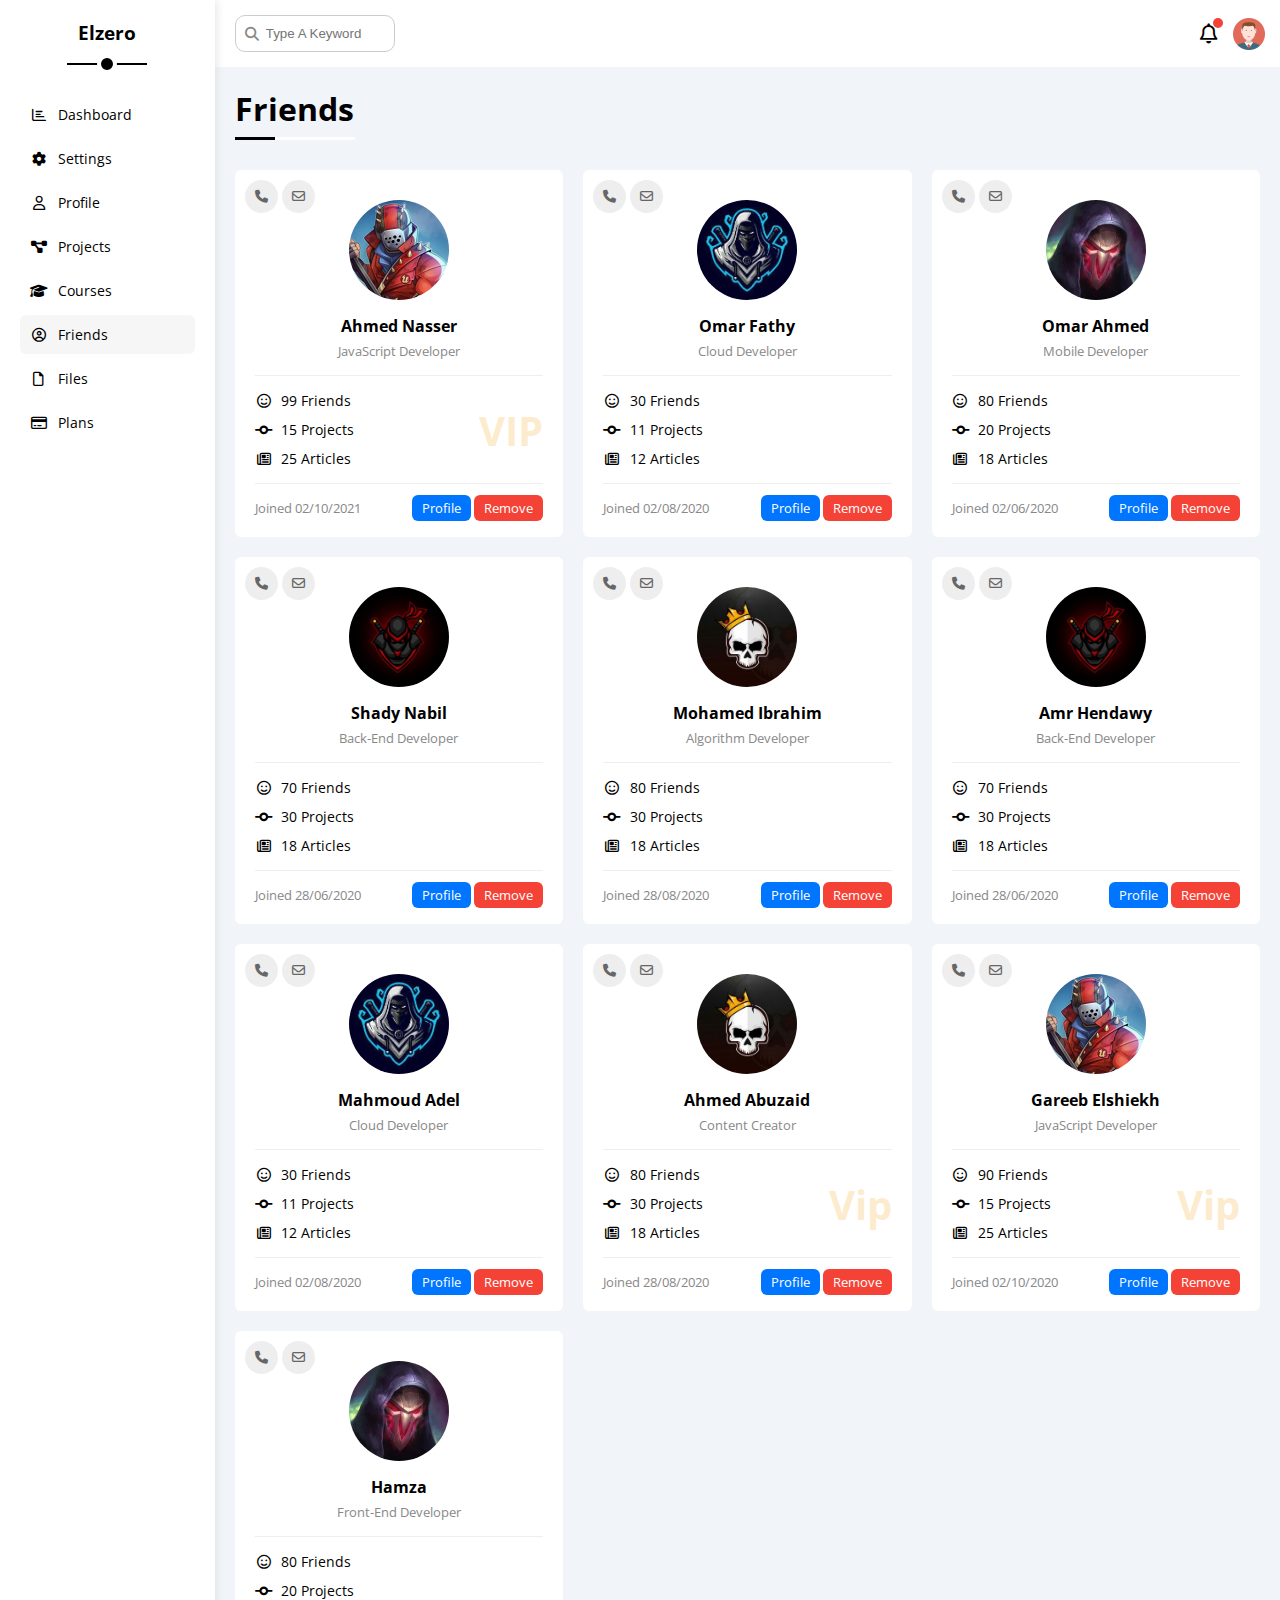
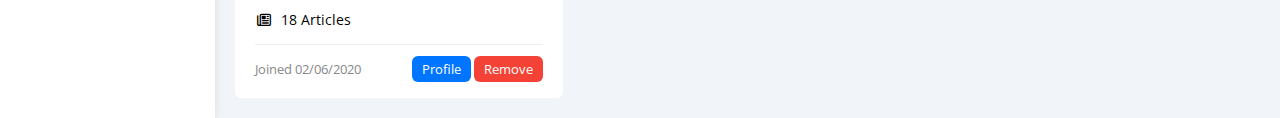
<file: friends.html>
<!DOCTYPE html>
<html lang="en">
<head>
  <meta charset="UTF-8" />
  <meta name="viewport" content="width=device-width, initial-scale=1.0" />
  <title>Friends</title>
  <link rel="stylesheet" href="css/all.min.css" />
  <link rel="stylesheet" href="css/framework.css" />
  <link rel="stylesheet" href="css/master.css">
  <link rel="preconnect" href="https://fonts.googleapis.com">
  <link rel="preconnect" href="https://fonts.gstatic.com" crossorigin>
  <link href="https://fonts.googleapis.com/css2?family=Open+Sans:wght@300;400;500;700;800&display=swap"
    rel="stylesheet">
</head>
<body>
  <div class="page d-flex">
    <div class="sidebar bg-white p-relative p-20">
      <h3 class="p-relative mt-0 txt-c">Elzero</h3>
      <ul>
        <li>
          <a class="d-flex align-center fs-14 c-black rad-6 p-10" href="index.html">
            <i class="fa-regular fa-chart-bar fa-fw"></i>
            <span>Dashboard</span>
          </a>
        </li>
        <li>
          <a class="d-flex align-center fs-14 c-black rad-6 p-10" href="settings.html">
            <i class="fa-solid fa-gear fa-fw"></i>
            <span>Settings</span>
          </a>
        </li>
        <li>
          <a class="d-flex align-center fs-14 c-black rad-6 p-10" href="profile.html">
            <i class="fa-regular fa-user fa-fw"></i>
            <span>Profile</span>
          </a>
        </li>
        <li>
          <a class="d-flex align-center fs-14 c-black rad-6 p-10" href="projects.html">
            <i class="fa-solid fa-diagram-project fa-fw"></i>
            <span>Projects</span>
          </a>
        </li>
        <li>
          <a class="d-flex align-center fs-14 c-black rad-6 p-10" href="courses.html">
            <i class="fa-solid fa-graduation-cap fa-fw"></i>
            <span>Courses</span>
          </a>
        </li>
        <li>
          <a class="active d-flex align-center fs-14 c-black rad-6 p-10" href="friends.html">
            <i class="fa-regular fa-circle-user fa-fw"></i>
            <span>Friends</span>
          </a>
        </li>
        <li>
          <a class="d-flex align-center fs-14 c-black rad-6 p-10" href="files.html">
            <i class="fa-regular fa-file fa-fw"></i>
            <span>Files</span>
          </a>
        </li>
        <li>
          <a class="d-flex align-center fs-14 c-black rad-6 p-10" href="plans.html">
            <i class="fa-regular fa-credit-card fa-fw"></i>
            <span>Plans</span>
          </a>
        </li>
      </ul>
      </ul>
    </div>
    <div class="content w-full">
      <!-- Start Head -->
      <div class="head bg-white between-flex p-15">
        <div class="search p-relative">
          <input class="p-10" type="search" placeholder="Type A Keyword">
        </div>
        <div class="icons d-flex align-center">
          <span class="notification p-relative">
            <i class="fa-regular fa-bell fa-lg"></i>
          </span>
          <img src="imgs/avatar.png" alt="">
        </div>
      </div>
      <!-- End Head -->
      <h1 class="p-relative">Friends</h1>
      <div class="friends-page d-grid gap-20 m-20">
        <div class="friend bg-white p-20 rad-6 p-relative">
          <div class="contact">
            <i class="fa-solid fa-phone"></i>
            <i class="fa-regular fa-envelope"></i>
          </div>
          <div class="txt-c">
            <img class="rad-half w-100 h-100 mt-10 mb-10" src="imgs/friend-01.jpg" alt="">
            <h4 class="m-0">Ahmed Nasser</h4>
            <p class="c-grey fs-13 mt-5 mb-0">JavaScript Developer</p>
          </div>
          <div class="icons fs-14 p-relative">
            <div class="mb-10">
              <i class="fa-regular fa-face-smile fa-fw"></i>
              <span>99 Friends</span>
            </div>
            <div class="mb-10">
              <i class="fa-solid fa-code-commit fa-fw"></i>
              <span>15 Projects</span>
            </div>
            <div>
              <i class="fa-regular fa-newspaper fa-fw"></i>
              <span>25 Articles</span>
            </div>
            <span class="vip fw-bold c-orange">VIP</span>
          </div>
          <div class="info between-flex fs-13">
            <span class="c-grey">Joined 02/10/2021</span>
            <div>
              <a class="bg-blue c-white btn-shape" href="profile.html">Profile</a>
              <a class="bg-red c-white btn-shape" href="">Remove</a>
            </div>
          </div>
        </div>
        <div class="friend bg-white rad-6 p-20 p-relative">
          <div class="contact">
            <i class="fa-solid fa-phone"></i>
            <i class="fa-regular fa-envelope"></i>
          </div>
          <div class="txt-c">
            <img decoding="async" class="rad-half mt-10 mb-10 w-100 h-100" src="imgs/friend-02.jpg" alt="" />
            <h4 class="m-0">Omar Fathy</h4>
            <p class="c-grey fs-13 mt-5 mb-0">Cloud Developer</p>
          </div>
          <div class="icons fs-14 p-relative">
            <div class="mb-10">
              <i class="fa-regular fa-face-smile fa-fw"></i>
              <span>30 Friends</span>
            </div>
            <div class="mb-10">
              <i class="fa-solid fa-code-commit fa-fw"></i>
              <span>11 Projects</span>
            </div>
            <div>
              <i class="fa-regular fa-newspaper fa-fw"></i>
              <span>12 Articles</span>
            </div>
          </div>
          <div class="info between-flex fs-13">
            <span class="c-grey">Joined 02/08/2020</span>
            <div>
              <a class="bg-blue c-white btn-shape" href="profile.html">Profile</a>
              <a class="bg-red c-white btn-shape" href="">Remove</a>
            </div>
          </div>
        </div>
        <div class="friend bg-white rad-6 p-20 p-relative">
          <div class="contact">
            <i class="fa-solid fa-phone"></i>
            <i class="fa-regular fa-envelope"></i>
          </div>
          <div class="txt-c">
            <img decoding="async" class="rad-half mt-10 mb-10 w-100 h-100" src="imgs/friend-03.jpg" alt="" />
            <h4 class="m-0">Omar Ahmed</h4>
            <p class="c-grey fs-13 mt-5 mb-0">Mobile Developer</p>
          </div>
          <div class="icons fs-14 p-relative">
            <div class="mb-10">
              <i class="fa-regular fa-face-smile fa-fw"></i>
              <span>80 Friends</span>
            </div>
            <div class="mb-10">
              <i class="fa-solid fa-code-commit fa-fw"></i>
              <span>20 Projects</span>
            </div>
            <div>
              <i class="fa-regular fa-newspaper fa-fw"></i>
              <span>18 Articles</span>
            </div>
          </div>
          <div class="info between-flex fs-13">
            <span class="c-grey">Joined 02/06/2020</span>
            <div>
              <a class="bg-blue c-white btn-shape" href="profile.html">Profile</a>
              <a class="bg-red c-white btn-shape" href="">Remove</a>
            </div>
          </div>
        </div>
        <div class="friend bg-white rad-6 p-20 p-relative">
          <div class="contact">
            <i class="fa-solid fa-phone"></i>
            <i class="fa-regular fa-envelope"></i>
          </div>
          <div class="txt-c">
            <img decoding="async" class="rad-half mt-10 mb-10 w-100 h-100" src="imgs/friend-04.jpg" alt="" />
            <h4 class="m-0">Shady Nabil</h4>
            <p class="c-grey fs-13 mt-5 mb-0">Back-End Developer</p>
          </div>
          <div class="icons fs-14 p-relative">
            <div class="mb-10">
              <i class="fa-regular fa-face-smile fa-fw"></i>
              <span>70 Friends</span>
            </div>
            <div class="mb-10">
              <i class="fa-solid fa-code-commit fa-fw"></i>
              <span>30 Projects</span>
            </div>
            <div>
              <i class="fa-regular fa-newspaper fa-fw"></i>
              <span>18 Articles</span>
            </div>
          </div>
          <div class="info between-flex fs-13">
            <span class="c-grey">Joined 28/06/2020</span>
            <div>
              <a class="bg-blue c-white btn-shape" href="profile.html">Profile</a>
              <a class="bg-red c-white btn-shape" href="">Remove</a>
            </div>
          </div>
        </div>
        <div class="friend bg-white rad-6 p-20 p-relative">
          <div class="contact">
            <i class="fa-solid fa-phone"></i>
            <i class="fa-regular fa-envelope"></i>
          </div>
          <div class="txt-c">
            <img decoding="async" class="rad-half mt-10 mb-10 w-100 h-100" src="imgs/friend-05.jpg" alt="" />
            <h4 class="m-0">Mohamed Ibrahim</h4>
            <p class="c-grey fs-13 mt-5 mb-0">Algorithm Developer</p>
          </div>
          <div class="icons fs-14 p-relative">
            <div class="mb-10">
              <i class="fa-regular fa-face-smile fa-fw"></i>
              <span>80 Friends</span>
            </div>
            <div class="mb-10">
              <i class="fa-solid fa-code-commit fa-fw"></i>
              <span>30 Projects</span>
            </div>
            <div>
              <i class="fa-regular fa-newspaper fa-fw"></i>
              <span>18 Articles</span>
            </div>
          </div>
          <div class="info between-flex fs-13">
            <span class="c-grey">Joined 28/08/2020</span>
            <div>
              <a class="bg-blue c-white btn-shape" href="profile.html">Profile</a>
              <a class="bg-red c-white btn-shape" href="">Remove</a>
            </div>
          </div>
        </div>
        <div class="friend bg-white rad-6 p-20 p-relative">
          <div class="contact">
            <i class="fa-solid fa-phone"></i>
            <i class="fa-regular fa-envelope"></i>
          </div>
          <div class="txt-c">
            <img decoding="async" class="rad-half mt-10 mb-10 w-100 h-100" src="imgs/friend-04.jpg" alt="" />
            <h4 class="m-0">Amr Hendawy</h4>
            <p class="c-grey fs-13 mt-5 mb-0">Back-End Developer</p>
          </div>
          <div class="icons fs-14 p-relative">
            <div class="mb-10">
              <i class="fa-regular fa-face-smile fa-fw"></i>
              <span>70 Friends</span>
            </div>
            <div class="mb-10">
              <i class="fa-solid fa-code-commit fa-fw"></i>
              <span>30 Projects</span>
            </div>
            <div>
              <i class="fa-regular fa-newspaper fa-fw"></i>
              <span>18 Articles</span>
            </div>
          </div>
          <div class="info between-flex fs-13">
            <span class="c-grey">Joined 28/06/2020</span>
            <div>
              <a class="bg-blue c-white btn-shape" href="profile.html">Profile</a>
              <a class="bg-red c-white btn-shape" href="">Remove</a>
            </div>
          </div>
        </div>
        <div class="friend bg-white rad-6 p-20 p-relative">
          <div class="contact">
            <i class="fa-solid fa-phone"></i>
            <i class="fa-regular fa-envelope"></i>
          </div>
          <div class="txt-c">
            <img decoding="async" class="rad-half mt-10 mb-10 w-100 h-100" src="imgs/friend-02.jpg" alt="" />
            <h4 class="m-0">Mahmoud Adel</h4>
            <p class="c-grey fs-13 mt-5 mb-0">Cloud Developer</p>
          </div>
          <div class="icons fs-14 p-relative">
            <div class="mb-10">
              <i class="fa-regular fa-face-smile fa-fw"></i>
              <span>30 Friends</span>
            </div>
            <div class="mb-10">
              <i class="fa-solid fa-code-commit fa-fw"></i>
              <span>11 Projects</span>
            </div>
            <div>
              <i class="fa-regular fa-newspaper fa-fw"></i>
              <span>12 Articles</span>
            </div>
          </div>
          <div class="info between-flex fs-13">
            <span class="c-grey">Joined 02/08/2020</span>
            <div>
              <a class="bg-blue c-white btn-shape" href="profile.html">Profile</a>
              <a class="bg-red c-white btn-shape" href="">Remove</a>
            </div>
          </div>
        </div>
        <div class="friend bg-white rad-6 p-20 p-relative">
          <div class="contact">
            <i class="fa-solid fa-phone"></i>
            <i class="fa-regular fa-envelope"></i>
          </div>
          <div class="txt-c">
            <img decoding="async" class="rad-half mt-10 mb-10 w-100 h-100" src="imgs/friend-05.jpg" alt="" />
            <h4 class="m-0">Ahmed Abuzaid</h4>
            <p class="c-grey fs-13 mt-5 mb-0">Content Creator</p>
          </div>
          <div class="icons fs-14 p-relative">
            <div class="mb-10">
              <i class="fa-regular fa-face-smile fa-fw"></i>
              <span>80 Friends</span>
            </div>
            <div class="mb-10">
              <i class="fa-solid fa-code-commit fa-fw"></i>
              <span>30 Projects</span>
            </div>
            <div>
              <i class="fa-regular fa-newspaper fa-fw"></i>
              <span>18 Articles</span>
            </div>
            <span class="vip fw-bold c-orange">Vip</span>
          </div>
          <div class="info between-flex fs-13">
            <span class="c-grey">Joined 28/08/2020</span>
            <div>
              <a class="bg-blue c-white btn-shape" href="profile.html">Profile</a>
              <a class="bg-red c-white btn-shape" href="">Remove</a>
            </div>
          </div>
        </div>
        <div class="friend bg-white rad-6 p-20 p-relative">
          <div class="contact">
            <i class="fa-solid fa-phone"></i>
            <i class="fa-regular fa-envelope"></i>
          </div>
          <div class="txt-c">
            <img decoding="async" class="rad-half mt-10 mb-10 w-100 h-100" src="imgs/friend-01.jpg" alt="" />
            <h4 class="m-0">Gareeb Elshiekh</h4>
            <p class="c-grey fs-13 mt-5 mb-0">JavaScript Developer</p>
          </div>
          <div class="icons fs-14 p-relative">
            <div class="mb-10">
              <i class="fa-regular fa-face-smile fa-fw"></i>
              <span>90 Friends</span>
            </div>
            <div class="mb-10">
              <i class="fa-solid fa-code-commit fa-fw"></i>
              <span>15 Projects</span>
            </div>
            <div>
              <i class="fa-regular fa-newspaper fa-fw"></i>
              <span>25 Articles</span>
            </div>
            <span class="vip fw-bold c-orange">Vip</span>
          </div>
          <div class="info between-flex fs-13">
            <span class="c-grey">Joined 02/10/2020</span>
            <div>
              <a class="bg-blue c-white btn-shape" href="profile.html">Profile</a>
              <a class="bg-red c-white btn-shape" href="">Remove</a>
            </div>
          </div>
        </div>
        <div class="friend bg-white rad-6 p-20 p-relative">
          <div class="contact">
            <i class="fa-solid fa-phone"></i>
            <i class="fa-regular fa-envelope"></i>
          </div>
          <div class="txt-c">
            <img decoding="async" class="rad-half mt-10 mb-10 w-100 h-100" src="imgs/friend-03.jpg" alt="" />
            <h4 class="m-0">Hamza</h4>
            <p class="c-grey fs-13 mt-5 mb-0">Front-End Developer</p>
          </div>
          <div class="icons fs-14 p-relative">
            <div class="mb-10">
              <i class="fa-regular fa-face-smile fa-fw"></i>
              <span>80 Friends</span>
            </div>
            <div class="mb-10">
              <i class="fa-solid fa-code-commit fa-fw"></i>
              <span>20 Projects</span>
            </div>
            <div>
              <i class="fa-regular fa-newspaper fa-fw"></i>
              <span>18 Articles</span>
            </div>
          </div>
          <div class="info between-flex fs-13">
            <span class="c-grey">Joined 02/06/2020</span>
            <div>
              <a class="bg-blue c-white btn-shape" href="profile.html">Profile</a>
              <a class="bg-red c-white btn-shape" href="">Remove</a>
            </div>
          </div>
        </div>
      </div>
    </div>
  </div>
</body>
</html>
</file>
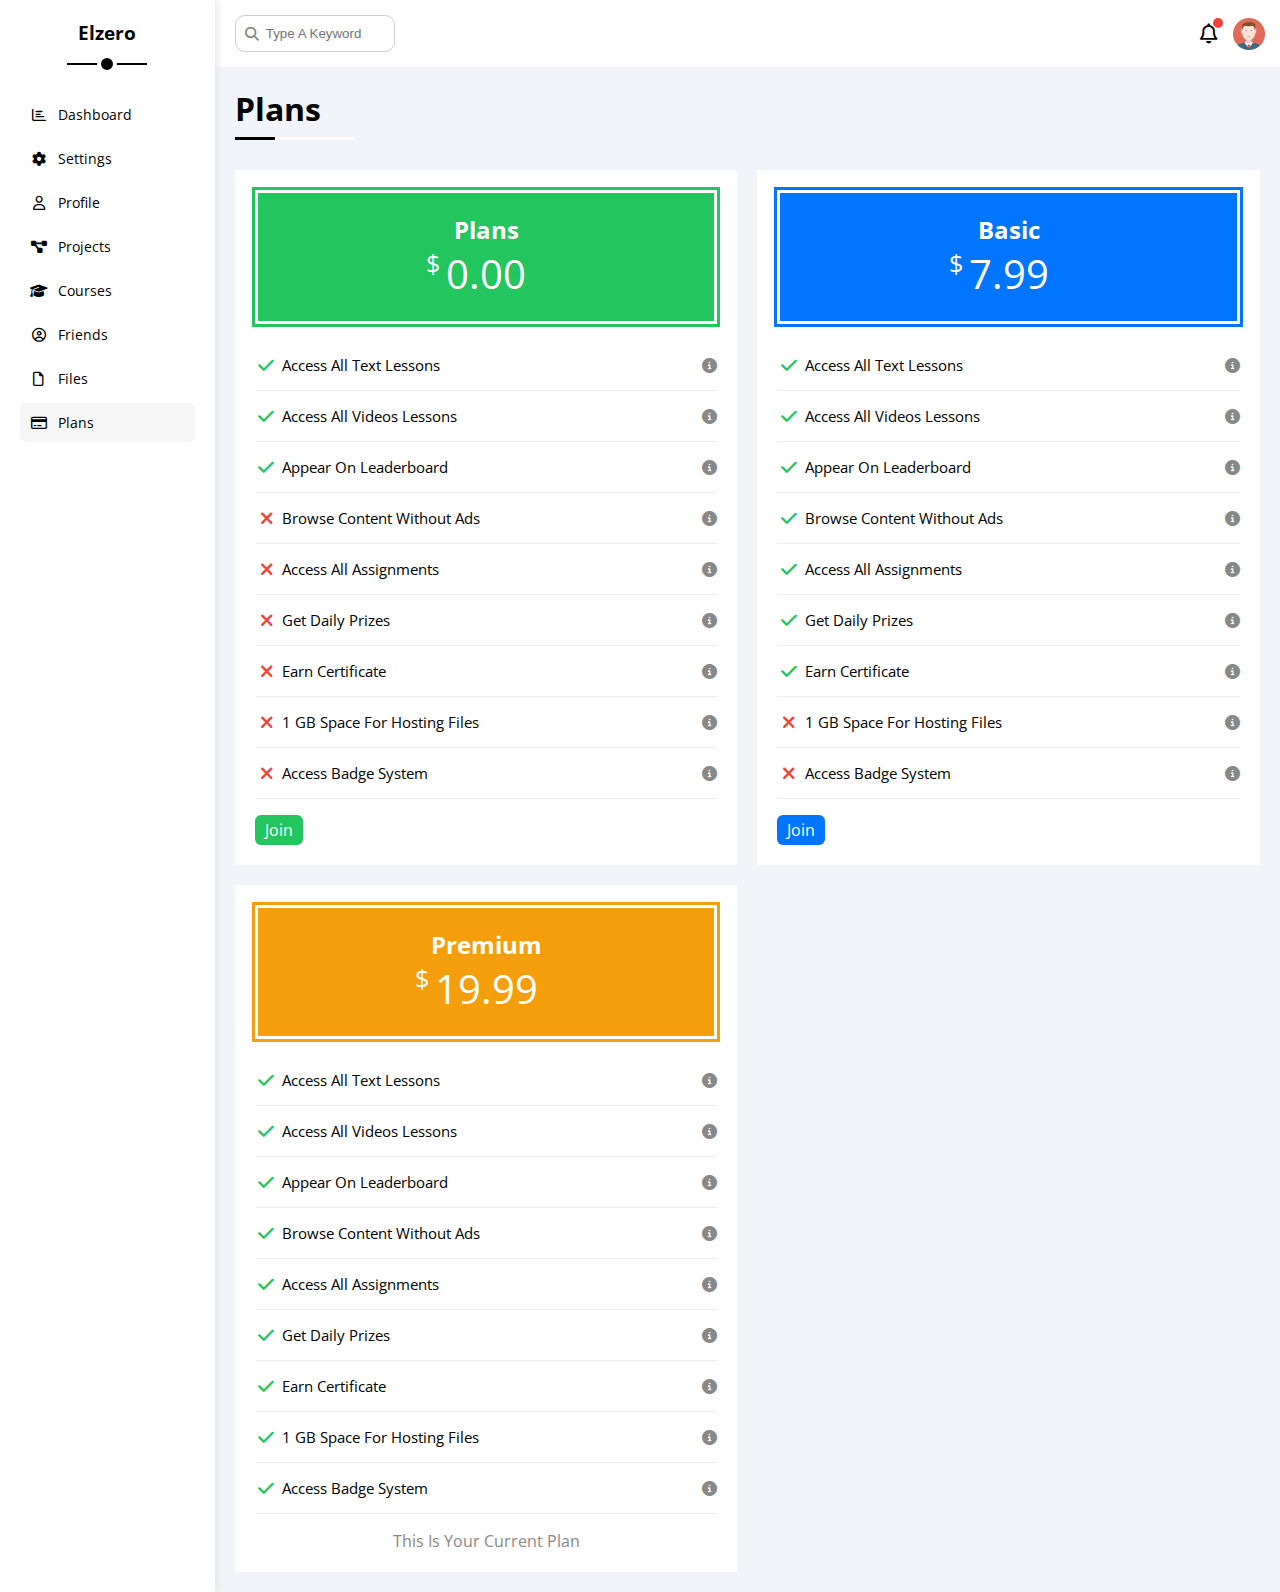
<file: plans.html>
<!DOCTYPE html>
<html lang="en">
<head>
  <meta charset="UTF-8" />
  <meta name="viewport" content="width=device-width, initial-scale=1.0" />
  <title>Planss</title>
  <link rel="stylesheet" href="css/all.min.css" />
  <link rel="stylesheet" href="css/framework.css" />
  <link rel="stylesheet" href="css/master.css">
  <link rel="preconnect" href="https://fonts.googleapis.com">
  <link rel="preconnect" href="https://fonts.gstatic.com" crossorigin>
  <link href="https://fonts.googleapis.com/css2?family=Open+Sans:wght@300;400;500;700;800&display=swap"
    rel="stylesheet">
</head>
<body>
  <div class="page d-flex">
    <div class="sidebar bg-white p-relative p-20">
      <h3 class="p-relative mt-0 txt-c">Elzero</h3>
      <ul>
        <li>
          <a class="d-flex align-center fs-14 c-black rad-6 p-10" href="index.html">
            <i class="fa-regular fa-chart-bar fa-fw"></i>
            <span>Dashboard</span>
          </a>
        </li>
        <li>
          <a class="d-flex align-center fs-14 c-black rad-6 p-10" href="settings.html">
            <i class="fa-solid fa-gear fa-fw"></i>
            <span>Settings</span>
          </a>
        </li>
        <li>
          <a class="d-flex align-center fs-14 c-black rad-6 p-10" href="profile.html">
            <i class="fa-regular fa-user fa-fw"></i>
            <span>Profile</span>
          </a>
        </li>
        <li>
          <a class="d-flex align-center fs-14 c-black rad-6 p-10" href="projects.html">
            <i class="fa-solid fa-diagram-project fa-fw"></i>
            <span>Projects</span>
          </a>
        </li>
        <li>
          <a class="d-flex align-center fs-14 c-black rad-6 p-10" href="courses.html">
            <i class="fa-solid fa-graduation-cap fa-fw"></i>
            <span>Courses</span>
          </a>
        </li>
        <li>
          <a class="d-flex align-center fs-14 c-black rad-6 p-10" href="friends.html">
            <i class="fa-regular fa-circle-user fa-fw"></i>
            <span>Friends</span>
          </a>
        </li>
        <li>
          <a class="d-flex align-center fs-14 c-black rad-6 p-10" href="files.html">
            <i class="fa-regular fa-file fa-fw"></i>
            <span>Files</span>
          </a>
        </li>
        <li>
          <a class="active d-flex align-center fs-14 c-black rad-6 p-10" href="plans.html">
            <i class="fa-regular fa-credit-card fa-fw"></i>
            <span>Plans</span>
          </a>
        </li>
      </ul>
      </ul>
    </div>
    <div class="content w-full">
      <!-- Start Head -->
      <div class="head bg-white between-flex p-15">
        <div class="search p-relative">
          <input class="p-10" type="search" placeholder="Type A Keyword">
        </div>
        <div class="icons d-flex align-center">
          <span class="notification p-relative">
            <i class="fa-regular fa-bell fa-lg"></i>
          </span>
          <img src="imgs/avatar.png" alt="">
        </div>
      </div>
      <!-- End Head -->
      <h1 class="p-relative">Plans</h1>
      <div class="plans-page d-grid gap-20 m-20">
        <!-- Start Plan -->
        <div class="plan green bg-white p-20">
          <div class="top bg-green txt-c p-20">
            <h2 class="m-0 c-white">Plans</h2>
            <div class="price c-white"><span>$</span>0.00</div>
          </div>
          <ul>
            <li>
              <i class="fa-solid fa-check fa-fw yes"></i>
              <span>Access All Text Lessons</span>
              <i class="fa-solid fa-circle-info help"></i>
            </li>
            <li>
              <i class="fa-solid fa-check fa-fw yes"></i>
              <span>Access All Videos Lessons</span>
              <i class="fa-solid fa-circle-info help"></i>
            </li>
            <li>
              <i class="fa-solid fa-check fa-fw yes"></i>
              <span>Appear On Leaderboard</span>
              <i class="fa-solid fa-circle-info help"></i>
            </li>
            <li>
              <i class="fa-solid fa-xmark fa-fw"></i>
              <span>Browse Content Without Ads</span>
              <i class="fa-solid fa-circle-info help"></i>
            </li>
            <li>
              <i class="fa-solid fa-xmark fa-fw"></i>
              <span>Access All Assignments</span>
              <i class="fa-solid fa-circle-info help"></i>
            </li>
            <li>
              <i class="fa-solid fa-xmark fa-fw"></i>
              <span>Get Daily Prizes</span>
              <i class="fa-solid fa-circle-info help"></i>
            </li>
            <li>
              <i class="fa-solid fa-xmark fa-fw"></i>
              <span>Earn Certificate</span>
              <i class="fa-solid fa-circle-info help"></i>
            </li>
            <li>
              <i class="fa-solid fa-xmark fa-fw"></i>
              <span>1 GB Space For Hosting Files</span>
              <i class="fa-solid fa-circle-info help"></i>
            </li>
            <li>
              <i class="fa-solid fa-xmark fa-fw"></i>
              <span>Access Badge System</span>
              <i class="fa-solid fa-circle-info help"></i>
            </li>
          </ul>
          <a href="#" class="btn-shape bg-green c-white d-block w-fit">Join</a>
        </div>
        <!-- End Plan -->
        <!-- Start Plan -->
        <div class="plan blue bg-white p-20">
          <div class="top bg-blue txt-c p-20">
            <h2 class="m-0 c-white">Basic</h2>
            <div class="price c-white"><span>$</span>7.99</div>
          </div>
          <ul class="list-none p-0">
            <li>
              <i class="fa-solid fa-check fa-fw yes"></i>
              <span>Access All Text Lessons</span>
              <i class="fa-solid fa-circle-info help"></i>
            </li>
            <li>
              <i class="fa-solid fa-check fa-fw yes"></i>
              <span>Access All Videos Lessons</span>
              <i class="fa-solid fa-circle-info help"></i>
            </li>
            <li>
              <i class="fa-solid fa-check fa-fw yes"></i>
              <span>Appear On Leaderboard</span>
              <i class="fa-solid fa-circle-info help"></i>
            </li>
            <li>
              <i class="fa-solid fa-check fa-fw yes"></i>
              <span>Browse Content Without Ads</span>
              <i class="fa-solid fa-circle-info help"></i>
            </li>
            <li>
              <i class="fa-solid fa-check fa-fw yes"></i>
              <span>Access All Assignments</span>
              <i class="fa-solid fa-circle-info help"></i>
            </li>
            <li>
              <i class="fa-solid fa-check fa-fw yes"></i>
              <span>Get Daily Prizes</span>
              <i class="fa-solid fa-circle-info help"></i>
            </li>
            <li>
              <i class="fa-solid fa-check fa-fw yes"></i>
              <span>Earn Certificate</span>
              <i class="fa-solid fa-circle-info help"></i>
            </li>
            <li>
              <i class="fa-solid fa-xmark fa-fw"></i>
              <span>1 GB Space For Hosting Files</span>
              <i class="fa-solid fa-circle-info help"></i>
            </li>
            <li>
              <i class="fa-solid fa-xmark fa-fw"></i>
              <span>Access Badge System</span>
              <i class="fa-solid fa-circle-info help"></i>
            </li>
          </ul>
          <a href="#" class="btn-shape bg-blue c-white d-block w-fit">Join</a>
        </div>
        <!-- End Plan -->
        <!-- Start Plan -->
        <div class="plan orange bg-white p-20">
          <div class="top bg-orange txt-c p-20">
            <h2 class="m-0 c-white">Premium</h2>
            <div class="price c-white"><span>$</span>19.99</div>
          </div>
          <ul class="list-none p-0">
            <li>
              <i class="fa-solid fa-check fa-fw yes"></i>
              <span>Access All Text Lessons</span>
              <i class="fa-solid fa-circle-info help"></i>
            </li>
            <li>
              <i class="fa-solid fa-check fa-fw yes"></i>
              <span>Access All Videos Lessons</span>
              <i class="fa-solid fa-circle-info help"></i>
            </li>
            <li>
              <i class="fa-solid fa-check fa-fw yes"></i>
              <span>Appear On Leaderboard</span>
              <i class="fa-solid fa-circle-info help"></i>
            </li>
            <li>
              <i class="fa-solid fa-check fa-fw yes"></i>
              <span>Browse Content Without Ads</span>
              <i class="fa-solid fa-circle-info help"></i>
            </li>
            <li>
              <i class="fa-solid fa-check fa-fw yes"></i>
              <span>Access All Assignments</span>
              <i class="fa-solid fa-circle-info help"></i>
            </li>
            <li>
              <i class="fa-solid fa-check fa-fw yes"></i>
              <span>Get Daily Prizes</span>
              <i class="fa-solid fa-circle-info help"></i>
            </li>
            <li>
              <i class="fa-solid fa-check fa-fw yes"></i>
              <span>Earn Certificate</span>
              <i class="fa-solid fa-circle-info help"></i>
            </li>
            <li>
              <i class="fa-solid fa-check fa-fw yes"></i>
              <span>1 GB Space For Hosting Files</span>
              <i class="fa-solid fa-circle-info help"></i>
            </li>
            <li>
              <i class="fa-solid fa-check fa-fw yes"></i>
              <span>Access Badge System</span>
              <i class="fa-solid fa-circle-info help"></i>
            </li>
          </ul>
          <p class="c-grey m-0 txt-c">This Is Your Current Plan</p>
        </div>
        <!-- End Plan -->
      </div>
    </div>
  </div>
</body>
</html>
</file>
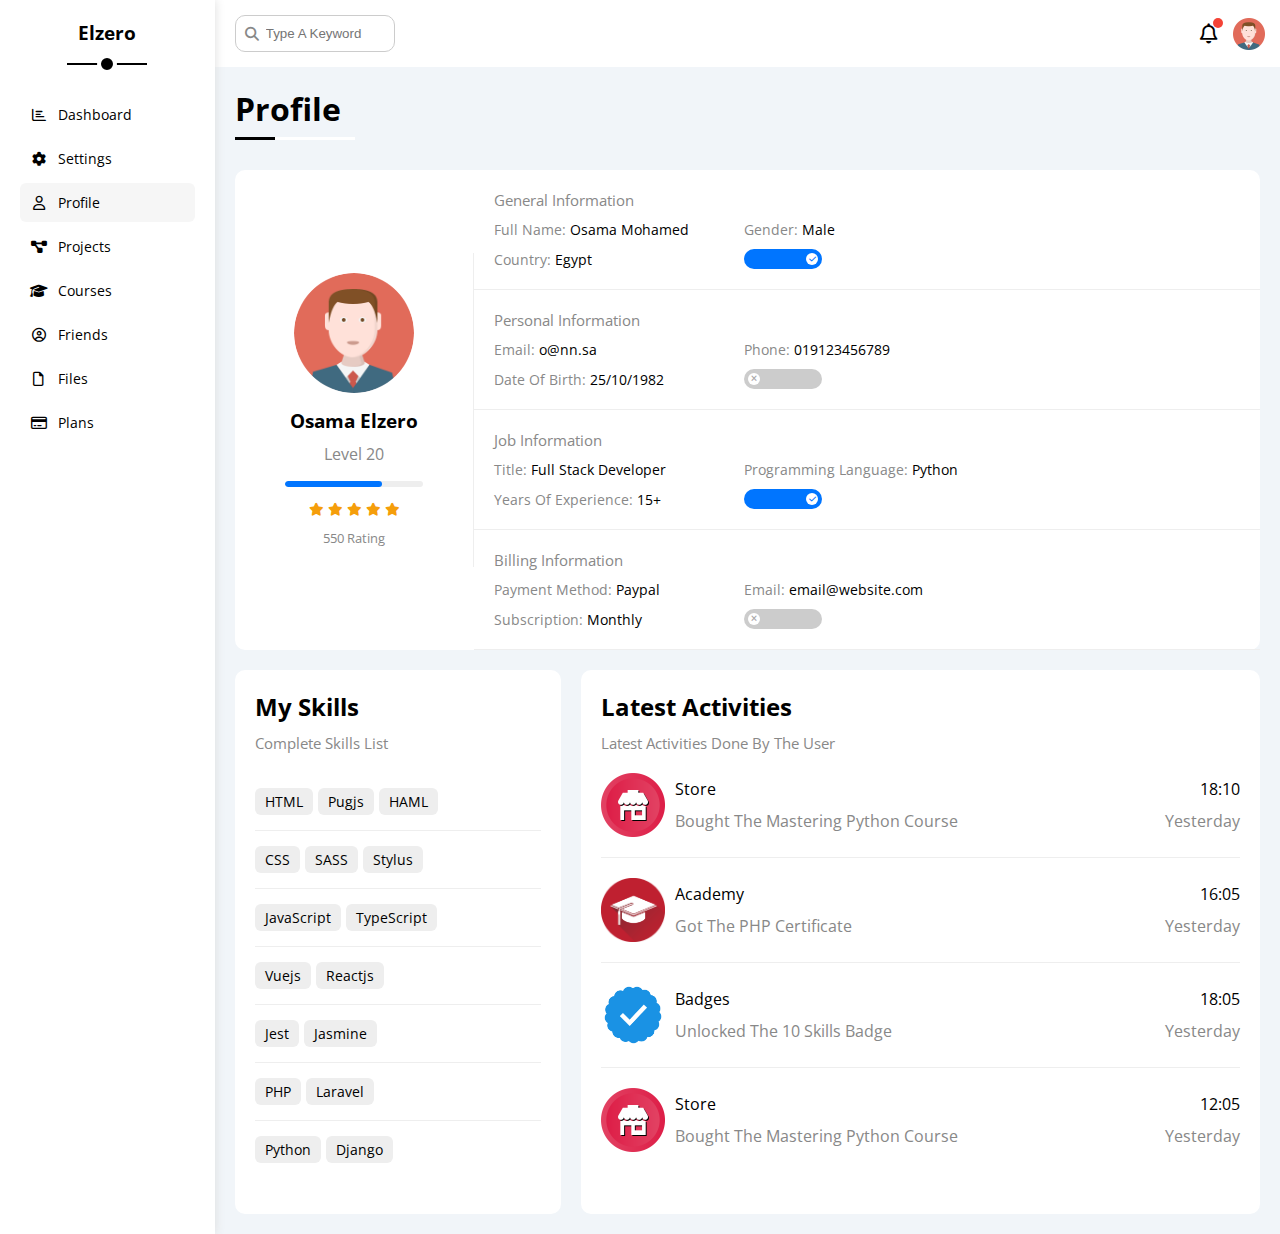
<file: profile.html>
<!DOCTYPE html>
<html lang="en">
<head>
  <meta charset="UTF-8" />
  <meta name="viewport" content="width=device-width, initial-scale=1.0" />
  <title>Profile</title>
  <link rel="stylesheet" href="css/all.min.css" />
  <link rel="stylesheet" href="css/framework.css" />
  <link rel="stylesheet" href="css/master.css">
  <link rel="preconnect" href="https://fonts.googleapis.com">
  <link rel="preconnect" href="https://fonts.gstatic.com" crossorigin>
  <link href="https://fonts.googleapis.com/css2?family=Open+Sans:wght@300;400;500;700;800&display=swap"
    rel="stylesheet">
</head>
<body>
  <div class="page d-flex">
    <div class="sidebar bg-white p-relative p-20">
      <h3 class="p-relative mt-0 txt-c">Elzero</h3>
      <ul>
        <li>
          <a class="d-flex align-center fs-14 c-black rad-6 p-10" href="index.html">
            <i class="fa-regular fa-chart-bar fa-fw"></i>
            <span>Dashboard</span>
          </a>
        </li>
        <li>
          <a class="d-flex align-center fs-14 c-black rad-6 p-10" href="settings.html">
            <i class="fa-solid fa-gear fa-fw"></i>
            <span>Settings</span>
          </a>
        </li>
        <li>
          <a class="active d-flex align-center fs-14 c-black rad-6 p-10" href="profile.html">
            <i class="fa-regular fa-user fa-fw"></i>
            <span>Profile</span>
          </a>
        </li>
        <li>
          <a class="d-flex align-center fs-14 c-black rad-6 p-10" href="projects.html">
            <i class="fa-solid fa-diagram-project fa-fw"></i>
            <span>Projects</span>
          </a>
        </li>
        <li>
          <a class="d-flex align-center fs-14 c-black rad-6 p-10" href="courses.html">
            <i class="fa-solid fa-graduation-cap fa-fw"></i>
            <span>Courses</span>
          </a>
        </li>
        <li>
          <a class="d-flex align-center fs-14 c-black rad-6 p-10" href="friends.html">
            <i class="fa-regular fa-circle-user fa-fw"></i>
            <span>Friends</span>
          </a>
        </li>
        <li>
          <a class="d-flex align-center fs-14 c-black rad-6 p-10" href="files.html">
            <i class="fa-regular fa-file fa-fw"></i>
            <span>Files</span>
          </a>
        </li>
        <li>
          <a class="d-flex align-center fs-14 c-black rad-6 p-10" href="plans.html">
            <i class="fa-regular fa-credit-card fa-fw"></i>
            <span>Plans</span>
          </a>
        </li>
      </ul>
      </ul>
    </div>
    <div class="content w-full">
      <!-- Start Head -->
      <div class="head bg-white between-flex p-15">
        <div class="search p-relative">
          <input class="p-10" type="search" placeholder="Type A Keyword">
        </div>
        <div class="icons d-flex align-center">
          <span class="notification p-relative">
            <i class="fa-regular fa-bell fa-lg"></i>
          </span>
          <img src="imgs/avatar.png" alt="">
        </div>
      </div>
      <!-- End Head -->
      <h1 class="p-relative">Profile</h1>
      <div class="profile-page m-20">
        <!-- Start Overview -->
        <div class="overview bg-white rad-10 d-flex align-center">
          <div class="avatar-box p-20 txt-c">
            <img class="rad-half mb-10" src="imgs/avatar.png" alt="">
            <h3 class="m-0">Osama Elzero</h3>
            <p class="c-grey mt-10">Level 20</p>
            <div class="level rad-6 p-relative bg-eee">
              <span style="width: 70%;"></span>
            </div>
            <div class="rating mt-10 mb-10">
              <i class="fa-solid fa-star c-orange fs-13"></i>
              <i class="fa-solid fa-star c-orange fs-13"></i>
              <i class="fa-solid fa-star c-orange fs-13"></i>
              <i class="fa-solid fa-star c-orange fs-13"></i>
              <i class="fa-solid fa-star c-orange fs-13"></i>
            </div>
            <p class="c-grey m-0 fs-13">550 Rating</p>
          </div>
          <div class="info-box w-full txt-c-mobile">
            <!-- Start Information Row -->
            <div class="box p-20 d-flex align-center">
              <h4 class="c-grey fs-15 m-0 w-full">General Information</h4>
              <div class="fs-14">
                <span class="c-grey">Full Name:</span>
                <span>Osama Mohamed</span>
              </div>
              <div class="fs-14">
                <span class="c-grey">Gender:</span>
                <span>Male</span>
              </div>
              <div class="fs-14">
                <span class="c-grey">Country:</span>
                <span>Egypt</span>
              </div>
              <div class="fs-14">
                <label>
                  <input class="toggle-checkbox" type="checkbox" checked />
                  <div class="toggle-switch"></div>
                </label>
              </div>
            </div>
            <!-- End Information Row -->
            <!-- Start Information Row -->
            <div class="box p-20 d-flex align-center">
              <h4 class="c-grey fs-15 m-0 w-full">Personal Information</h4>
              <div class="fs-14">
                <span class="c-grey">Email:</span>
                <span>o@nn.sa</span>
              </div>
              <div class="fs-14">
                <span class="c-grey">Phone:</span>
                <span>019123456789</span>
              </div>
              <div class="fs-14">
                <span class="c-grey">Date Of Birth:</span>
                <span>25/10/1982</span>
              </div>
              <div class="fs-14">
                <label>
                  <input class="toggle-checkbox" type="checkbox" />
                  <div class="toggle-switch"></div>
                </label>
              </div>
            </div>
            <!-- End Information Row -->
            <!-- Start Information Row -->
            <div class="box p-20 d-flex align-center">
              <h4 class="c-grey fs-15 m-0 w-full">Job Information</h4>
              <div class="fs-14">
                <span class="c-grey">Title:</span>
                <span>Full Stack Developer</span>
              </div>
              <div class="fs-14">
                <span class="c-grey">Programming Language:</span>
                <span>Python</span>
              </div>
              <div class="fs-14">
                <span class="c-grey">Years Of Experience:</span>
                <span>15+</span>
              </div>
              <div class="fs-14">
                <label>
                  <input class="toggle-checkbox" type="checkbox" checked />
                  <div class="toggle-switch"></div>
                </label>
              </div>
            </div>
            <!-- End Information Row -->
            <!-- Start Information Row -->
            <div class="box p-20 d-flex align-center">
              <h4 class="c-grey fs-15 m-0 w-full">Billing Information</h4>
              <div class="fs-14">
                <span class="c-grey">Payment Method:</span>
                <span>Paypal</span>
              </div>
              <div class="fs-14">
                <span class="c-grey">Email:</span>
                <span>email@website.com</span>
              </div>
              <div class="fs-14">
                <span class="c-grey">Subscription:</span>
                <span>Monthly</span>
              </div>
              <div class="fs-14">
                <label>
                  <input class="toggle-checkbox" type="checkbox" />
                  <div class="toggle-switch"></div>
                </label>
              </div>
            </div>
            <!-- End Information Row -->
            
          </div>
        </div>
        <!-- End Overview -->
        <!-- Start Other Data -->
        <div class="other-data d-flex gap-20">
          <div class="skills-card bg-white p-20 rad-10 mt-20">
            <h2 class="mt-0 mb-10">My Skills</h2>
            <p class="mt-0 mb-20 c-grey fs-15">Complete Skills List</p>
            <ul>
              <li><span>HTML</span><span>Pugjs</span><span>HAML</span></li>
              <li><span>CSS</span><span>SASS</span><span>Stylus</span></li>
              <li><span>JavaScript</span><span>TypeScript</span></li>
              <li><span>Vuejs</span><span>Reactjs</span></li>
              <li><span>Jest</span><span>Jasmine</span></li>
              <li><span>PHP</span><span>Laravel</span></li>
              <li><span>Python</span><span>Django</span></li>
            </ul>
          </div>
          <div class="activities bg-white p-20 rad-10 mt-20">
            <h2 class="mt-0 mb-10">Latest Activities</h2>
            <p class="mt-0 mb-20 c-grey fs-15">Latest Activities Done By The User</p>
            <div class="activity d-flex align-center txt-c-mobile">
              <img src="imgs/activity-01.png" alt="">
              <div class="info">
                <span class="d-block mb-10">Store</span>
                <span class="c-grey">Bought The Mastering Python Course</span>
              </div>
              <div class="date">
                <span class="d-block mb-10">18:10</span>
                <span class="c-grey">Yesterday</span>
              </div>
            </div>
            <div class="activity d-flex align-center txt-c-mobile">
              <img src="imgs/activity-02.png" alt="">
              <div class="info">
                <span class="d-block mb-10">Academy</span>
                <span class="c-grey">Got The PHP Certificate</span>
              </div>
              <div class="date">
                <span class="d-block mb-10">16:05</span>
                <span class="c-grey">Yesterday</span>
              </div>
            </div>
            <div class="activity d-flex align-center txt-c-mobile">
              <img src="imgs/activity-03.png" alt="">
              <div class="info">
                <span class="d-block mb-10">Badges</span>
                <span class="c-grey">Unlocked The 10 Skills Badge</span>
              </div>
              <div class="date">
                <span class="d-block mb-10">18:05</span>
                <span class="c-grey">Yesterday</span>
              </div>
            </div>
            <div class="activity d-flex align-center txt-c-mobile">
              <img src="imgs/activity-01.png" alt="">
              <div class="info">
                <span class="d-block mb-10">Store</span>
                <span class="c-grey">Bought The Mastering Python Course</span>
              </div>
              <div class="date">
                <span class="d-block mb-10">12:05</span>
                <span class="c-grey">Yesterday</span>
              </div>
            </div>
          </div>
        </div>
        <!-- End Other Data -->
      </div>
    </div>
  </div>
</body>
</html>
</file>
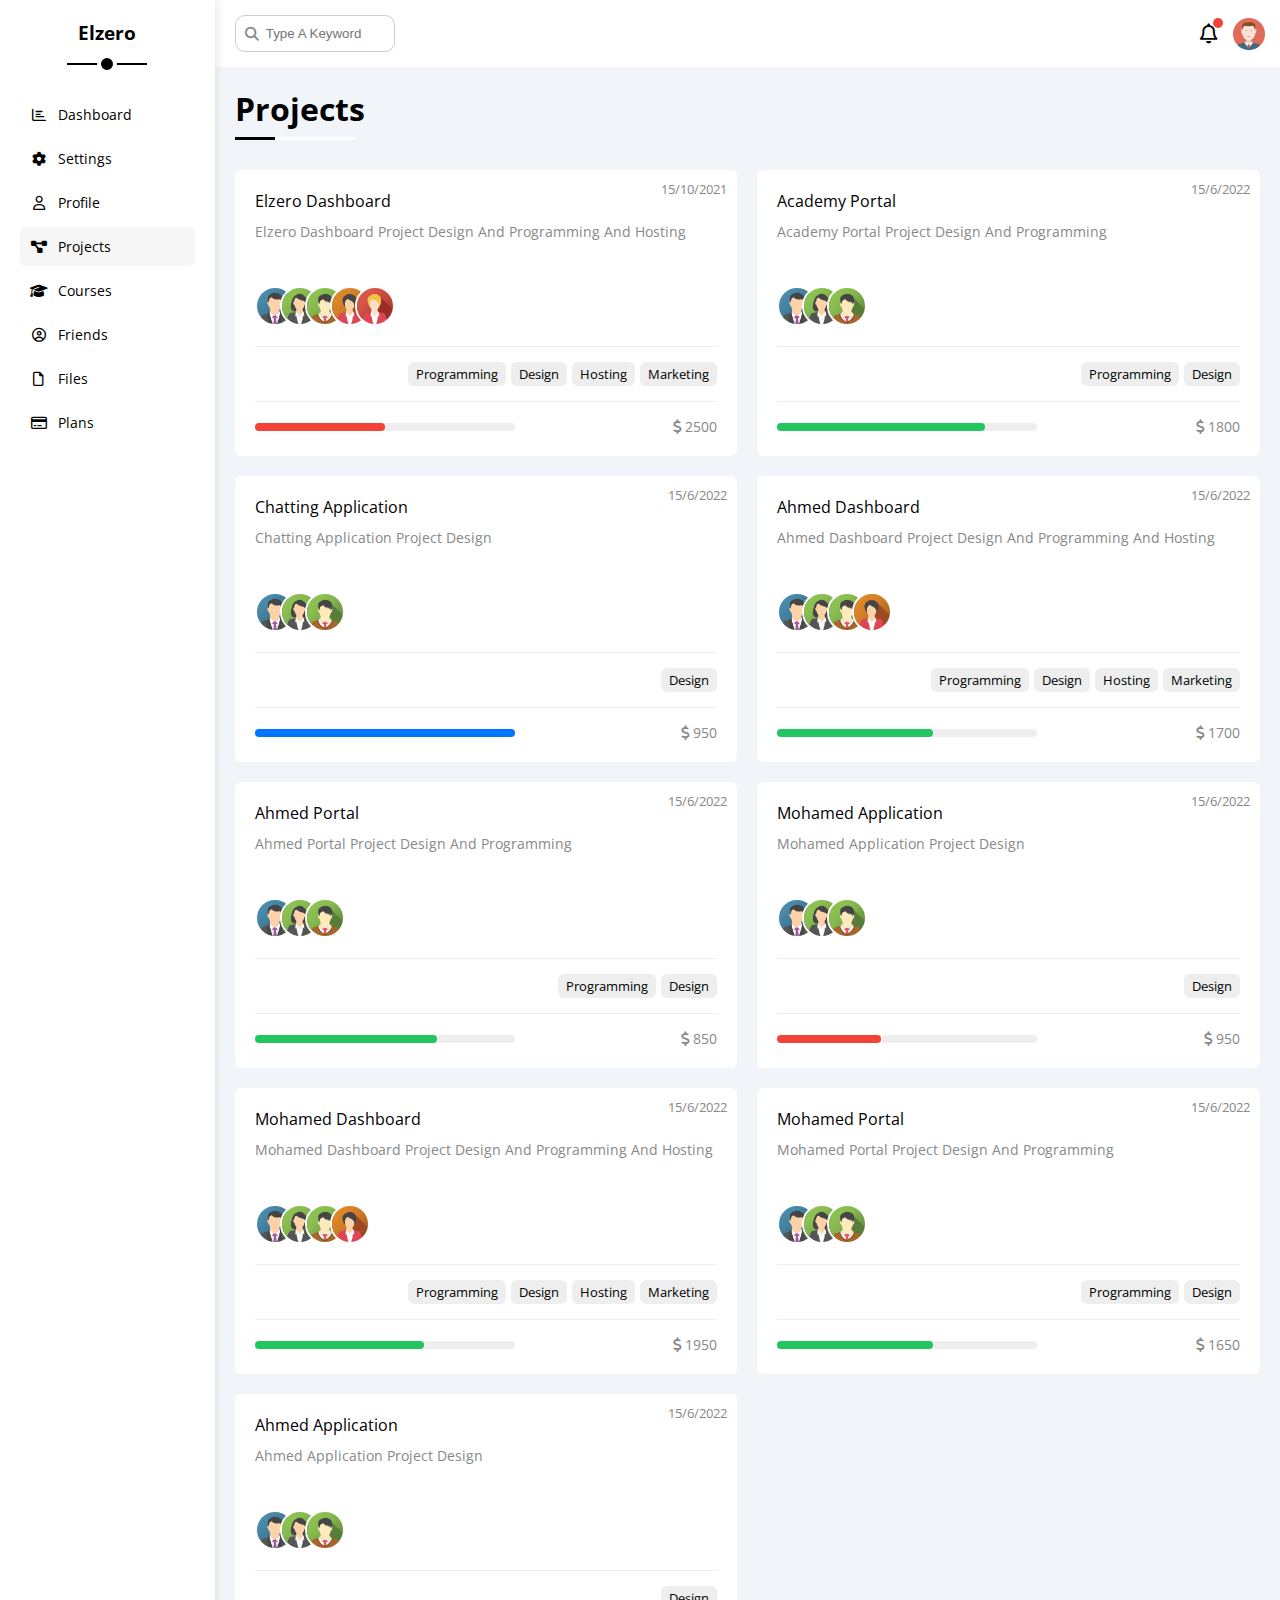
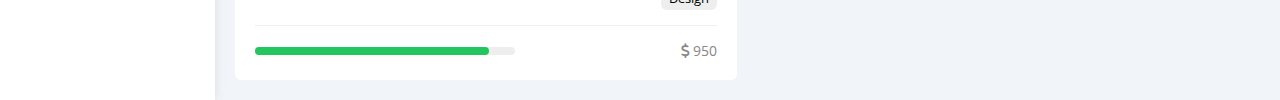
<file: projects.html>
<!DOCTYPE html>
<html lang="en">
<head>
  <meta charset="UTF-8" />
  <meta name="viewport" content="width=device-width, initial-scale=1.0" />
  <title>Projects</title>
  <link rel="stylesheet" href="css/all.min.css" />
  <link rel="stylesheet" href="css/framework.css" />
  <link rel="stylesheet" href="css/master.css">
  <link rel="preconnect" href="https://fonts.googleapis.com">
  <link rel="preconnect" href="https://fonts.gstatic.com" crossorigin>
  <link href="https://fonts.googleapis.com/css2?family=Open+Sans:wght@300;400;500;700;800&display=swap"
    rel="stylesheet">
</head>
<body>
  <div class="page d-flex">
    <div class="sidebar bg-white p-relative p-20">
      <h3 class="p-relative mt-0 txt-c">Elzero</h3>
      <ul>
        <li>
          <a class="d-flex align-center fs-14 c-black rad-6 p-10" href="index.html">
            <i class="fa-regular fa-chart-bar fa-fw"></i>
            <span>Dashboard</span>
          </a>
        </li>
        <li>
          <a class="d-flex align-center fs-14 c-black rad-6 p-10" href="settings.html">
            <i class="fa-solid fa-gear fa-fw"></i>
            <span>Settings</span>
          </a>
        </li>
        <li>
          <a class="d-flex align-center fs-14 c-black rad-6 p-10" href="profile.html">
            <i class="fa-regular fa-user fa-fw"></i>
            <span>Profile</span>
          </a>
        </li>
        <li>
          <a class="active d-flex align-center fs-14 c-black rad-6 p-10" href="projects.html">
            <i class="fa-solid fa-diagram-project fa-fw"></i>
            <span>Projects</span>
          </a>
        </li>
        <li>
          <a class="d-flex align-center fs-14 c-black rad-6 p-10" href="courses.html">
            <i class="fa-solid fa-graduation-cap fa-fw"></i>
            <span>Courses</span>
          </a>
        </li>
        <li>
          <a class="d-flex align-center fs-14 c-black rad-6 p-10" href="friends.html">
            <i class="fa-regular fa-circle-user fa-fw"></i>
            <span>Friends</span>
          </a>
        </li>
        <li>
          <a class="d-flex align-center fs-14 c-black rad-6 p-10" href="files.html">
            <i class="fa-regular fa-file fa-fw"></i>
            <span>Files</span>
          </a>
        </li>
        <li>
          <a class="d-flex align-center fs-14 c-black rad-6 p-10" href="plans.html">
            <i class="fa-regular fa-credit-card fa-fw"></i>
            <span>Plans</span>
          </a>
        </li>
      </ul>
      </ul>
    </div>
    <div class="content w-full">
      <!-- Start Head -->
      <div class="head bg-white between-flex p-15">
        <div class="search p-relative">
          <input class="p-10" type="search" placeholder="Type A Keyword">
        </div>
        <div class="icons d-flex align-center">
          <span class="notification p-relative">
            <i class="fa-regular fa-bell fa-lg"></i>
          </span>
          <img src="imgs/avatar.png" alt="">
        </div>
      </div>
      <!-- End Head -->
      <h1 class="p-relative">Projects</h1>
      <div class="projects-page d-grid gap-20 m-20">
        <div class="project bg-white p-20 rad-6 p-relative">
          <span class="date c-grey fs-13">15/10/2021</span>
          <h4 class="m-0">Elzero Dashboard</h4>
          <p class="c-grey mb-10 mt-10 fs-14">Elzero Dashboard Project Design And Programming And Hosting</p>
          <div class="team">
            <a href="#"><img decoding="async" src="imgs/team-01.png" alt="" /></a>
            <a href="#"><img decoding="async" src="imgs/team-02.png" alt="" /></a>
            <a href="#"><img decoding="async" src="imgs/team-03.png" alt="" /></a>
            <a href="#"><img decoding="async" src="imgs/team-04.png" alt="" /></a>
            <a href="#"><img decoding="async" src="imgs/team-05.png" alt="" /></a>
          </div>
          <div class="do d-flex">
            <span class="fs-13 rad-6 bg-eee">Programming</span>
            <span class="fs-13 rad-6 bg-eee">Design</span>
            <span class="fs-13 rad-6 bg-eee">Hosting</span>
            <span class="fs-13 rad-6 bg-eee">Marketing</span>
          </div>
          <div class="info between-flex">
            <div class="prog bg-eee">
              <span class="bg-red" style="width: 50%"></span>
            </div>
            <div class="fs-14 c-grey">
              <i class="fa-solid fa-dollar-sign"></i>
              2500
            </div>
          </div>
        </div>
        <div class="project bg-white p-20 rad-6 p-relative">
          <span class="date fs-13 c-grey">15/6/2022</span>
          <h4 class="m-0">Academy Portal</h4>
          <p class="c-grey mt-10 mb-10 fs-14">Academy Portal Project Design And Programming</p>
          <div class="team">
            <a href="#"><img decoding="async" src="imgs/team-01.png" alt="" /></a>
            <a href="#"><img decoding="async" src="imgs/team-02.png" alt="" /></a>
            <a href="#"><img decoding="async" src="imgs/team-03.png" alt="" /></a>
          </div>
          <div class="do d-flex">
            <span class="fs-13 rad-6 bg-eee">Programming</span>
            <span class="fs-13 rad-6 bg-eee">Design</span>
          </div>
          <div class="info between-flex">
            <div class="prog bg-eee">
              <span class="bg-green" style="width: 80%"></span>
            </div>
            <div class="fs-14 c-grey">
              <i class="fa-solid fa-dollar-sign"></i>
              1800
            </div>
          </div>
        </div>
        <div class="project bg-white p-20 rad-6 p-relative">
          <span class="date fs-13 c-grey">15/6/2022</span>
          <h4 class="m-0">Chatting Application</h4>
          <p class="c-grey mt-10 mb-10 fs-14">Chatting Application Project Design</p>
          <div class="team">
            <a href="#"><img decoding="async" src="imgs/team-01.png" alt="" /></a>
            <a href="#"><img decoding="async" src="imgs/team-02.png" alt="" /></a>
            <a href="#"><img decoding="async" src="imgs/team-03.png" alt="" /></a>
          </div>
          <div class="do d-flex">
            <span class="fs-13 rad-6 bg-eee">Design</span>
          </div>
          <div class="info between-flex">
            <div class="prog bg-eee">
              <span class="bg-blue" style="width: 100%"></span>
            </div>
            <div class="fs-14 c-grey">
              <i class="fa-solid fa-dollar-sign"></i>
              950
            </div>
          </div>
        </div>
        <div class="project bg-white p-20 rad-6 p-relative">
          <span class="date fs-13 c-grey">15/6/2022</span>
          <h4 class="m-0">Ahmed Dashboard</h4>
          <p class="c-grey mt-10 mb-10 fs-14">Ahmed Dashboard Project Design And Programming And Hosting</p>
          <div class="team">
            <a href="#"><img decoding="async" src="imgs/team-01.png" alt="" /></a>
            <a href="#"><img decoding="async" src="imgs/team-02.png" alt="" /></a>
            <a href="#"><img decoding="async" src="imgs/team-03.png" alt="" /></a>
            <a href="#"><img decoding="async" src="imgs/team-04.png" alt="" /></a>
          </div>
          <div class="do d-flex">
            <span class="fs-13 rad-6 bg-eee">Programming</span>
            <span class="fs-13 rad-6 bg-eee">Design</span>
            <span class="fs-13 rad-6 bg-eee">Hosting</span>
            <span class="fs-13 rad-6 bg-eee">Marketing</span>
          </div>
          <div class="info between-flex">
            <div class="prog bg-eee">
              <span class="bg-green" style="width: 60%"></span>
            </div>
            <div class="fs-14 c-grey">
              <i class="fa-solid fa-dollar-sign"></i>
              1700
            </div>
          </div>
        </div>
        <div class="project bg-white p-20 rad-6 p-relative">
          <span class="date fs-13 c-grey">15/6/2022</span>
          <h4 class="m-0">Ahmed Portal</h4>
          <p class="c-grey mt-10 mb-10 fs-14">Ahmed Portal Project Design And Programming</p>
          <div class="team">
            <a href="#"><img decoding="async" src="imgs/team-01.png" alt="" /></a>
            <a href="#"><img decoding="async" src="imgs/team-02.png" alt="" /></a>
            <a href="#"><img decoding="async" src="imgs/team-03.png" alt="" /></a>
          </div>
          <div class="do d-flex">
            <span class="fs-13 rad-6 bg-eee">Programming</span>
            <span class="fs-13 rad-6 bg-eee">Design</span>
          </div>
          <div class="info between-flex">
            <div class="prog bg-eee">
              <span class="bg-green" style="width: 70%"></span>
            </div>
            <div class="fs-14 c-grey">
              <i class="fa-solid fa-dollar-sign"></i>
              850
            </div>
          </div>
        </div>
        <div class="project bg-white p-20 rad-6 p-relative">
          <span class="date fs-13 c-grey">15/6/2022</span>
          <h4 class="m-0">Mohamed Application</h4>
          <p class="c-grey mt-10 mb-10 fs-14">Mohamed Application Project Design</p>
          <div class="team">
            <a href="#"><img decoding="async" src="imgs/team-01.png" alt="" /></a>
            <a href="#"><img decoding="async" src="imgs/team-02.png" alt="" /></a>
            <a href="#"><img decoding="async" src="imgs/team-03.png" alt="" /></a>
          </div>
          <div class="do d-flex">
            <span class="fs-13 rad-6 bg-eee">Design</span>
          </div>
          <div class="info between-flex">
            <div class="prog bg-eee">
              <span class="bg-red" style="width: 40%"></span>
            </div>
            <div class="fs-14 c-grey">
              <i class="fa-solid fa-dollar-sign"></i>
              950
            </div>
          </div>
        </div>
        <div class="project bg-white p-20 rad-6 p-relative">
          <span class="date fs-13 c-grey">15/6/2022</span>
          <h4 class="m-0">Mohamed Dashboard</h4>
          <p class="c-grey mt-10 mb-10 fs-14">Mohamed Dashboard Project Design And Programming And Hosting</p>
          <div class="team">
            <a href="#"><img decoding="async" src="imgs/team-01.png" alt="" /></a>
            <a href="#"><img decoding="async" src="imgs/team-02.png" alt="" /></a>
            <a href="#"><img decoding="async" src="imgs/team-03.png" alt="" /></a>
            <a href="#"><img decoding="async" src="imgs/team-04.png" alt="" /></a>
          </div>
          <div class="do d-flex">
            <span class="fs-13 rad-6 bg-eee">Programming</span>
            <span class="fs-13 rad-6 bg-eee">Design</span>
            <span class="fs-13 rad-6 bg-eee">Hosting</span>
            <span class="fs-13 rad-6 bg-eee">Marketing</span>
          </div>
          <div class="info between-flex">
            <div class="prog bg-eee">
              <span class="bg-green" style="width: 65%"></span>
            </div>
            <div class="fs-14 c-grey">
              <i class="fa-solid fa-dollar-sign"></i>
              1950
            </div>
          </div>
        </div>
        <div class="project bg-white p-20 rad-6 p-relative">
          <span class="date fs-13 c-grey">15/6/2022</span>
          <h4 class="m-0">Mohamed Portal</h4>
          <p class="c-grey mt-10 mb-10 fs-14">Mohamed Portal Project Design And Programming</p>
          <div class="team">
            <a href="#"><img decoding="async" src="imgs/team-01.png" alt="" /></a>
            <a href="#"><img decoding="async" src="imgs/team-02.png" alt="" /></a>
            <a href="#"><img decoding="async" src="imgs/team-03.png" alt="" /></a>
          </div>
          <div class="do d-flex">
            <span class="fs-13 rad-6 bg-eee">Programming</span>
            <span class="fs-13 rad-6 bg-eee">Design</span>
          </div>
          <div class="info between-flex">
            <div class="prog bg-eee">
              <span class="bg-green" style="width: 60%"></span>
            </div>
            <div class="fs-14 c-grey">
              <i class="fa-solid fa-dollar-sign"></i>
              1650
            </div>
          </div>
        </div>
        <div class="project bg-white p-20 rad-6 p-relative">
          <span class="date fs-13 c-grey">15/6/2022</span>
          <h4 class="m-0">Ahmed Application</h4>
          <p class="c-grey mt-10 mb-10 fs-14">Ahmed Application Project Design</p>
          <div class="team">
            <a href="#"><img decoding="async" src="imgs/team-01.png" alt="" /></a>
            <a href="#"><img decoding="async" src="imgs/team-02.png" alt="" /></a>
            <a href="#"><img decoding="async" src="imgs/team-03.png" alt="" /></a>
          </div>
          <div class="do d-flex">
            <span class="fs-13 rad-6 bg-eee">Design</span>
          </div>
          <div class="info between-flex">
            <div class="prog bg-eee">
              <span class="bg-green" style="width: 90%"></span>
            </div>
            <div class="fs-14 c-grey">
              <i class="fa-solid fa-dollar-sign"></i>
              950
            </div>
          </div>
        </div>
      </div>
    </div>
  </div>
</body>
</html>
</file>
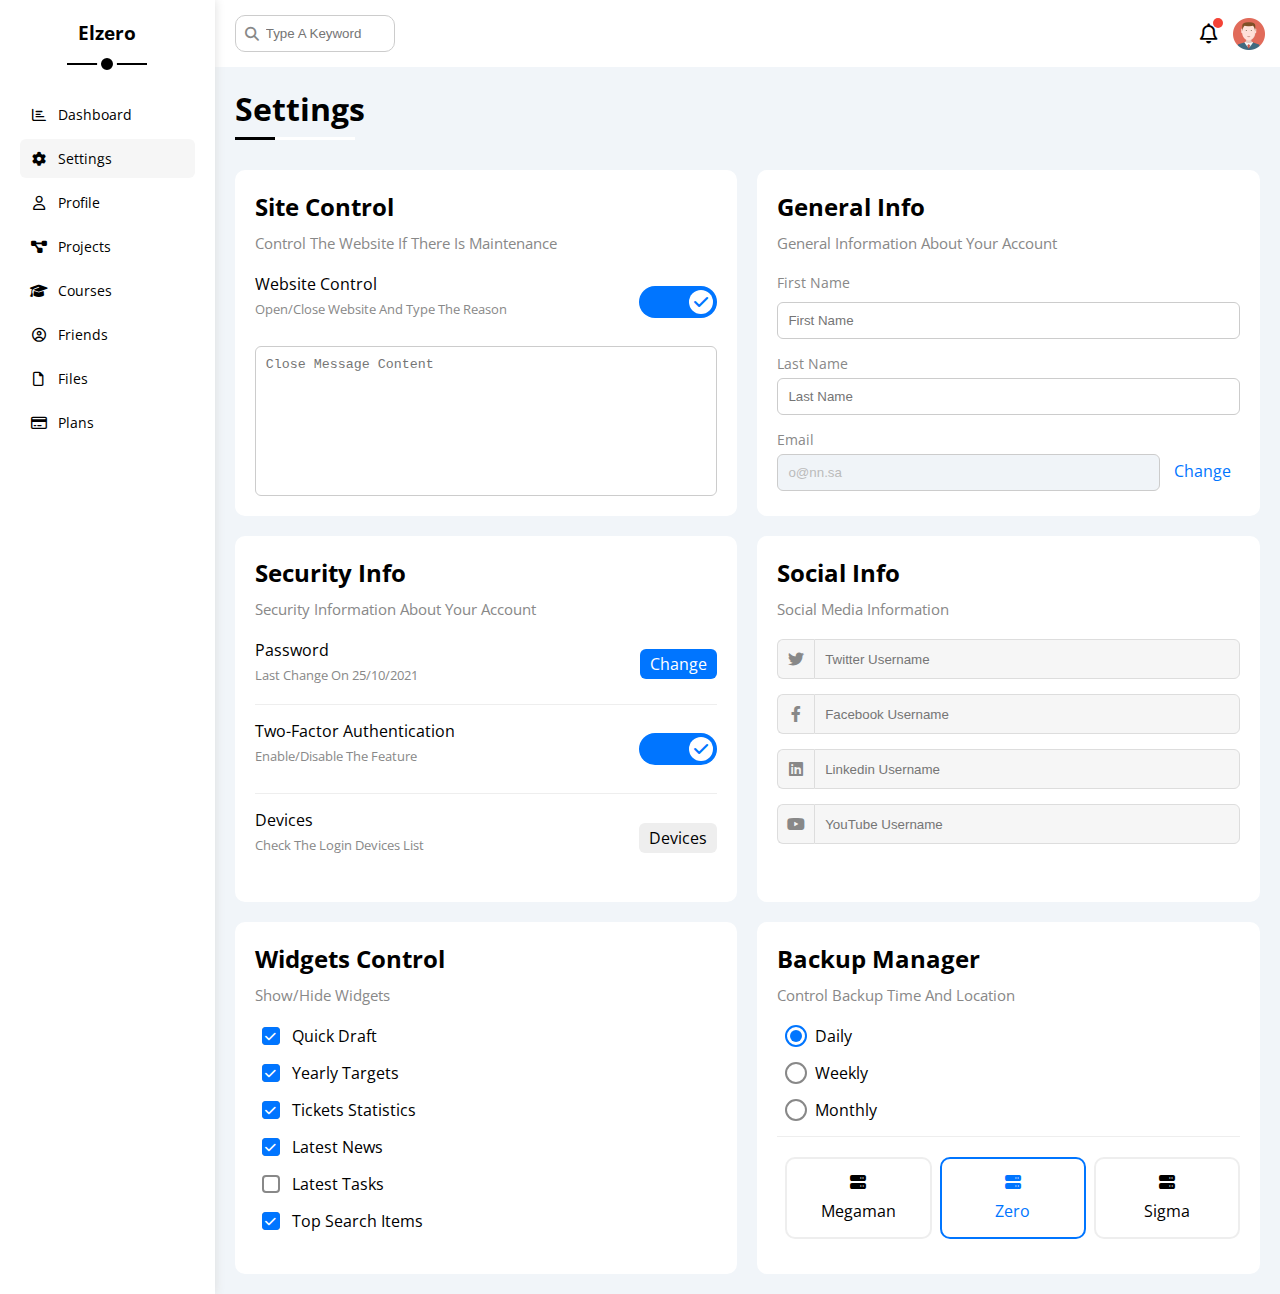
<file: settings.html>
<!DOCTYPE html>
<html lang="en">
<head>
  <meta charset="UTF-8" />
  <meta name="viewport" content="width=device-width, initial-scale=1.0" />
  <title>Settings</title>
  <link rel="stylesheet" href="css/all.min.css" />
  <link rel="stylesheet" href="css/framework.css" />
  <link rel="stylesheet" href="css/master.css">
  <link rel="preconnect" href="https://fonts.googleapis.com">
  <link rel="preconnect" href="https://fonts.gstatic.com" crossorigin>
  <link href="https://fonts.googleapis.com/css2?family=Open+Sans:wght@300;400;500;700;800&display=swap"
    rel="stylesheet">
</head>
<body>
  <div class="page d-flex">
    <div class="sidebar bg-white p-relative p-20">
      <h3 class="p-relative mt-0 txt-c">Elzero</h3>
      <ul>
        <li>
          <a class="d-flex align-center fs-14 c-black rad-6 p-10" href="index.html">
            <i class="fa-regular fa-chart-bar fa-fw"></i>
            <span>Dashboard</span>
          </a>
        </li>
        <li>
          <a class=" active d-flex align-center fs-14 c-black rad-6 p-10" href="settings.html">
            <i class="fa-solid fa-gear fa-fw"></i>
            <span>Settings</span>
          </a>
        </li>
        <li>
          <a class="d-flex align-center fs-14 c-black rad-6 p-10" href="profile.html">
            <i class="fa-regular fa-user fa-fw"></i>
            <span>Profile</span>
          </a>
        </li>
        <li>
          <a class="d-flex align-center fs-14 c-black rad-6 p-10" href="projects.html">
            <i class="fa-solid fa-diagram-project fa-fw"></i>
            <span>Projects</span>
          </a>
        </li>
        <li>
          <a class="d-flex align-center fs-14 c-black rad-6 p-10" href="courses.html">
            <i class="fa-solid fa-graduation-cap fa-fw"></i>
            <span>Courses</span>
          </a>
        </li>
        <li>
          <a class="d-flex align-center fs-14 c-black rad-6 p-10" href="friends.html">
            <i class="fa-regular fa-circle-user fa-fw"></i>
            <span>Friends</span>
          </a>
        </li>
        <li>
          <a class="d-flex align-center fs-14 c-black rad-6 p-10" href="files.html">
            <i class="fa-regular fa-file fa-fw"></i>
            <span>Files</span>
          </a>
        </li>
        <li>
          <a class="d-flex align-center fs-14 c-black rad-6 p-10" href="plans.html">
            <i class="fa-regular fa-credit-card fa-fw"></i>
            <span>Plans</span>
          </a>
        </li>
      </ul>
      </ul>
    </div>
    <div class="content w-full">
      <!-- Start Head -->
      <div class="head bg-white between-flex p-15">
        <div class="search p-relative">
          <input class="p-10" type="search" placeholder="Type A Keyword">
        </div>
        <div class="icons d-flex align-center">
          <span class="notification p-relative">
            <i class="fa-regular fa-bell fa-lg"></i>
          </span>
          <img src="imgs/avatar.png" alt="">
        </div>
      </div>
      <!-- End Head -->
      <h1 class="p-relative">Settings</h1>
      <div class="settings-page m-20 d-grid gap-20">
        <!-- Start Settings Box -->
        <div class="bg-white p-20 rad-10">
          <h2 class="mt-0 mb-10">Site Control</h2>
          <p class="mt-0 mb-20 c-grey fs-15">Control The Website If There Is Maintenance</p>
          <div class="mb-15 between-flex">
            <div>
              <span>Website Control</span>
              <p class="c-grey fs-13 mt-5 mb-0">Open/Close Website And Type The Reason</p>
            </div>
            <div>
              <label>
                <input class="toggle-checkbox" type="checkbox" checked />
                <div class="toggle-switch"></div>
              </label>
            </div>
          </div>
          <textarea class="closs-message w-full p-10 rad-6 d-block" placeholder="Close Message Content"></textarea>
        </div>
        <!-- End Settings Box -->
        <!-- Start Settings Box -->
        <div class="bg-white p-20 rad-10">
          <h2 class="mt-0 mb-10">General Info</h2>
          <p class="mt-0 mb-20 c-grey fs-15">General Information About Your Account</p>
          <div class="mb-15">
            <label class="c-grey fs-14 d-block mb-10" for="first">First Name</label>
            <input class="b-none border-ccc p-10 rad-6 d-block w-full" type="text" id="first" placeholder="First Name">
          </div>
          <div class="mb-15">
            <label class="c-grey fs-14 d-block mb-5" for="last">Last Name</label>
            <input class="b-none border-ccc p-10 rad-6 d-block w-full" type="text" id="last" placeholder="Last Name">
          </div>
          <div>
            <label class="c-grey fs-14 d-block mb-5" for="email">Email</label>
            <input class="email b-none border-ccc p-10 rad-6 w-full mr-10" id="email" type="email" value="o@nn.sa"
              disabled />
            <a class="c-blue" href="#">Change</a>
          </div>
        </div>
        <!-- End Settings Box -->
        <!-- Start Settings Box -->
        <div class="bg-white p-20 rad-10">
          <h2 class="mt-0 mb-10">Security Info</h2>
          <p class="mt-0 mb-20 c-grey fs-15">Security Information About Your Account</p>
          <div class="sec-box between-flex mb-15">
            <div>
              <span>Password</span>
              <p class="c-grey fs-13 mb-5 mt-5">Last Change On 25/10/2021</p>
            </div>
            <a class="button btn-shape c-white bg-blue" href="#">Change</a>
          </div>
          <div class="sec-box between-flex mb-15">
            <div>
              <span>Two-Factor Authentication</span>
              <p class="c-grey fs-13 mb-0 mt-5">Enable/Disable The Feature</p>
            </div>
            <label>
              <input class="toggle-checkbox" type="checkbox" checked />
              <div class="toggle-switch"></div>
            </label>
          </div>
          <div class="sec-box between-flex">
            <div>
              <span>Devices</span>
              <p class="c-grey fs-13 mb-0 mt-5">Check The Login Devices List</p>
            </div>
            <a class="btn-shape bg-eee c-black" href="#">Devices</a>
          </div>
        </div>
        <!-- End Settings Box -->
        <!-- Start Settings Box -->
        <div class="social-boxes bg-white p-20 rad-10">
          <h2 class="mt-0 mb-10">Social Info</h2>
          <p class="mt-0 mb-20 c-grey fs-15">Social Media Information</p>
          <div class="d-flex align-center mb-15">
            <i class="fa-brands fa-twitter c-grey center-flex"></i>
            <input class="w-full" type="text" placeholder="Twitter Username">
          </div>
          <div class="d-flex align-center mb-15">
            <i class="fa-brands fa-facebook-f c-grey center-flex"></i>
            <input class="w-full" type="text" placeholder="Facebook Username">
          </div>
          <div class="d-flex align-center mb-15">
            <i class="fa-brands fa-linkedin c-grey center-flex"></i>
            <input class="w-full" type="text" placeholder="Linkedin Username">
          </div>
          <div class="d-flex align-center mb-15">
            <i class="fa-brands fa-youtube c-grey center-flex"></i>
            <input class="w-full" type="text" placeholder="YouTube Username">
          </div>
        </div>
        <!-- End Settings Box -->
        <!-- Start Settings Box -->
        <div class="widgets-control bg-white p-20 rad-10">
          <h2 class="mt-0 mb-10">Widgets Control</h2>
          <p class="mt-0 mb-20 c-grey fs-15">Show/Hide Widgets</p>
          <div class="control d-flex align-center mb-15">
            <input type="checkbox" id="one" checked>
            <label for="one">Quick Draft</label>
          </div>
          <div class="control d-flex align-center mb-15">
            <input type="checkbox" id="two" checked>
            <label for="two">Yearly Targets</label>
          </div>
          <div class="control d-flex align-center mb-15">
            <input type="checkbox" id="three" checked>
            <label for="three">Tickets Statistics</label>
          </div>
          <div class="control d-flex align-center mb-15">
            <input type="checkbox" id="four" checked>
            <label for="four">Latest News</label>
          </div>
          <div class="control d-flex align-center mb-15">
            <input type="checkbox" id="five">
            <label for="five">Latest Tasks</label>
          </div>
          <div class="control d-flex align-center mb-15">
            <input type="checkbox" id="six" checked>
            <label for="six">Top Search Items</label>
          </div>
        </div>
        <!-- End Settings Box -->
        <!-- Start Settings Box -->
        <div class="backup-control bg-white p-20 rad-10">
          <h2 class="mt-0 mb-10">Backup Manager</h2>
          <p class="mt-0 mb-20 c-grey fs-15">Control Backup Time And Location</p>
          <div class="date d-flex align-center mb-15">
            <input type="radio" name="time" id="daily" checked>
            <label for="daily">Daily</label>
          </div>
          <div class="date d-flex align-center mb-15">
            <input type="radio" name="time" id="weekly">
            <label for="weekly">Weekly</label>
          </div>
          <div class="date d-flex align-center mb-15">
            <input type="radio" name="time" id="monthly">
            <label for="monthly">Monthly</label>
          </div>
          <div class="servers d-flex align-center txt-c">
            <input type="radio" name="servers" id="server-one">
            <div class="server mb-15 rad-10 w-full">
              <label class="d-block m-15" for="server-one">
                <i class="fa-solid fa-server d-block mb-10"></i>
                Megaman
              </label>
            </div>
            <input type="radio" name="servers" id="server-two" checked />
            <div class="server mb-15 rad-10 w-full">
              <label class="d-block m-15" for="server-two">
                <i class="fa-solid fa-server d-block mb-10"></i>
                Zero
              </label>
            </div>
            <input type="radio" name="servers" id="server-three" />
            <div class="server mb-15 rad-10 w-full">
              <label class="d-block m-15" for="server-three">
                <i class="fa-solid fa-server d-block mb-10"></i>
                Sigma
              </label>
            </div>
          </div>
        </div>
        <!-- End Settings Box -->
      </div>
    </div>
  </div>
</body>
</html>
</file>
<file: css/framework.css>
:root {
  --blue-color: #0075ff;
  --blue-alt-color: #0d69d5;
  --orange-color: #f59e0b;
  --green-color: #22c55e;
  --red-color: #f44336;
  --grey-color: #888;
}
/* Start Box */
.d-flex {
  display: flex;
}
.align-center {
  align-items: center;
}
.space-between {
  justify-content: space-between;
}
.f-wrap {
  flex-wrap: wrap;
}
.d-grid {
  display: grid;
}
.gap-20 {
  gap: 20px;
}
.d-block {
  display: block;
}
@media (max-width: 767px) {
  .block-mobile {
    display: block;
  }
  .hide-mobile {
    display: none;
  }
}
/* End Box */
/* Start Padding + Margin */
.p-10 {
  padding: 10px;
}
.p-15 {
  padding: 15px;
}
.p-20 {
  padding: 20px;
}
.pt-10 {
  padding-top: 10px;
}
.pt-15 {
  padding-top: 15px;
}
.pt-20 {
  padding-top: 20px;
}
.pb-10 {
  padding-bottom: 10px;
}
.pb-15 {
  padding-bottom: 15px;
}
.pb-20 {
  padding-bottom: 20px;
}
.pl-15 {
  padding-left: 15px;
}
.m-0 {
  margin: 0;
}
.m-15 {
  margin: 15px;
}
.m-20 {
  margin: 20px;
}
.mt-0 {
  margin-top: 0;
}
.mt-5 {
  margin-top: 5px;
}
.mt-10 {
  margin-top: 10px;
}
.mt-15 {
  margin-top: 15px;
}
.mt-20 {
  margin-top: 20px;
}
.mt-25 {
  margin-top: 25px;
}
.mr-10 {
  margin-right: 10px;
}
.mr-15 {
  margin-right: 15px;
}
.mb-5 {
  margin-bottom: 5px;
}
.mb-10 {
  margin-bottom: 10px;
}
.mb-15 {
  margin-bottom: 15px;
}
.mb-20 {
  margin-bottom: 20px
}
.mb-25 {
  margin-bottom: 25px
}
/* End Padding + Margin */
/* Start Color */
.bg-white {
  background-color: white;
}
.bg-eee {
  background-color: #eee;
}
.bg-blue {
  background-color: var(--blue-color);
}
.bg-orange {
  background-color: var(--orange-color);
}
.bg-green {
  background-color: var(--green-color);
}
.bg-red {
  background-color: var(--red-color);
}
.c-black {
  color: black;
}
.c-white {
  color: white;
}
.c-grey {
  color: var(--grey-color);
}
.c-red {
  color: var(--red-color);
}
.c-green {
  color: var(--green-color);
}
.c-blue {
  color: var(--blue-color);
}
.c-orange {
  color: var(--orange-color);
}
/* End Color */
/* Start Position */
.p-relative {
  position: relative;
}
.p-absolute {
  position: absolute;
}
/* End Position */
/* Start font */
.txt-c {
  text-align: center;
}
.fs-13 {
  font-size: 13px;
}
.fs-14 {
  font-size: 14px;
}
.fs-15 {
  font-size: 15px;
}
.fs-25 {
  font-size: 25px;
}
.fw-bold {
  font-weight: bold
}
@media (max-width: 767px) {
  .txt-c-mobile {
    text-align: center;
  }
}
/* End font */
/* Start Border */
.rad-6 {
  border-radius: 6px;
}
.rad-10 {
  border-radius: 10px;
}
.rad-half {
  border-radius: 50%;
}
.b-none {
  border: none;
}
.border-ccc {
  border: 1px solid #ccc;
}
.border-eee {
  border: 1px solid #eee;
}
/* End Border */
/* Start Width + Height */
.w-full {
  width: 100%;
}
.w-fit {
  width: fit-content;
}
.w-100 {
  width: 100px;
}
.h-full {
  height: 100%;
}
.h-100 {
  height: 100px;
}
/* End Width + Height */
/* Start Components */
.center-flex {
  display: flex;
  align-items: center;
  justify-content: center;
}
.between-flex {
  display: flex;
  align-items: center;
  justify-content: space-between;
}
.btn-shape {
  padding: 4px 10px;
  border-radius: 6px;
}
/* End Components */
</file>
<file: css/master.css>
:root {
  --blue-color: #0075ff;
  --blue-alt-color: #0d69d5;
  --orange-color: #f59e0b;
  --green-color: #22c55e;
  --red-color: #f44336;
  --grey-color: #888;
}
* {
  box-sizing: border-box;
}
body {
  font-family: 'Open Sans', sans-serif;
  margin: 0;
}
*:focus {
  outline: none;
}
a {
  text-decoration: none;
}
ul {
  list-style: none;
  padding: 0;
}
::-webkit-scrollbar {
  width: 15px;
}
::-webkit-scrollbar-track {
  background-color: white;
}
::-webkit-scrollbar-thumb {
  background-color: var(--blue-color);
}
::-webkit-scrollbar-thumb:hover {
  background-color: var(--blue-alt-color);
}
.page {
  background-color: #f1f5f9;
  min-height: 100vh;
}
/* Start Sidebar */
.sidebar {
  width: 250px;
  box-shadow: 0 0 10px #ddd;
}
.sidebar > h3 {
  margin-bottom: 50px;
}
.sidebar > h3::before,
.sidebar > h3::after {
  content: "";
  position: absolute;
  background-color: black;
  transform: translateX(-50%);
  left: 50%;
}
.sidebar > h3::before {
  height: 2px;
  width: 80px;
  bottom: -20px;
}
.sidebar > h3::after {
  border-radius: 50%;
  width: 12px;
  height: 12px;
  bottom: -29px;
  border: 4px white solid;
}
.sidebar ul li a {
  transition: 0.3s;
  margin-bottom: 5px;
}
.sidebar ul li a:hover,
.sidebar ul li a.active {
  background-color: #f6f6f6;
}
.sidebar ul li a span {
  font-size: 14px;
  margin-left: 10px;
}
@media (max-width: 767px) {
  .sidebar {
    width: 58px;
    padding: 10px;
  }
  .sidebar > h3 {
    font-size: 13px;
    margin-bottom: 15px;
  }
  .sidebar > h3::before,
  .sidebar > h3::after {
    display: none;
  }
  .sidebar ul li a span {
    display: none;
  }
}
/* End Sidebar */
/* Start Content */
.content {
  overflow: hidden;
}
.head .search::before {
    font-family: var(--fa-style-family-classic);
    content: "\f002";
    position: absolute;
    font-weight: 900;
    transform: translateY(-50%);
    top: 50%;
    font-size: 14px;
    left: 15px;
    color: var(--grey-color);
}
.head .search input {
  border: 1px solid #ccc;
  border-radius: 10px;
  margin-left: 5px;
  padding-left: 30px;
  width: 160px;
  transition: width 0.3s;
}
.head .search input:focus {
  width: 200px;
}
.head .search input:focus::placeholder {
  opacity: 0;
}
.head .icons .notification::before {
  content: "";
  position: absolute;
  border-radius: 50%;
  width: 10px;
  height: 10px;
  background-color: var(--red-color);
  right: -5px;
  top: -5px;
}
.head .icons img {
  width: 32px;
  height: 32px;
  margin-left: 15px;
}
.page h1 {
  margin: 20px 20px 40px;
}
.page h1::before,
.page h1::after {
  content: "";
  position: absolute;
  left: 0;
  height: 3px;
  bottom: -10px;
}
.page h1::before {
  background-color: white;
  width: 120px;
}
.page h1::after {
  background-color: black;
  width: 40px;
}
.wrapper {
  grid-template-columns: repeat(auto-fill, minmax(450px, 1fr));
  margin-left: 20px;
  margin-right: 20px;
  margin-bottom: 20px;
}
@media (max-width: 767px) {
  .wrapper {
    grid-template-columns: minmax(200px, 1fr);
    margin-left: 10px;
    margin-right: 10px;
    gap: 10px;
  }
}
/* End Content */
/* Start Welcome Widget */
.welcome {
  overflow: hidden;
}
.welcome .intro img {
  width: 200px;
  margin-bottom: -10px;
}
.welcome .avatar {
  width: 64px;
  height: 64px;
  border-radius: 50%;
  box-shadow: 0 0 5px #ddd;
  border: 2px solid white;
  margin-left: 20px;
  margin-top: -32px;
  padding: 2px;
}
.welcome .body {
  border-top: 1px solid #eee;
  border-bottom: 1px solid #eee;
}
.welcome .body > div {
  flex: 1;
}
.welcome .visit {
  margin: 0 15px 15px auto;
  transition: 0.3s; 
}
.welcome .visit:hover {
  background-color: var(--blue-alt-color);
}
@media (max-width: 767px) {
  .welcome .intro {
    padding-bottom: 50px;
  }
  .welcome .avatar {
    margin-left: 0;
  }
  .welcome .body > div:not(:last-child) {
    margin-bottom: 20px;
  }
}
/* End Welcome Widget */
/* Start Quick Draft Widget */
.quick-draft textarea {
  resize: none;
  min-height: 180px;
}
.quick-draft .save {
  margin-left: auto;
  transition: 0.3s;
  cursor: pointer;
}
.quick-draft .save:hover {
  background-color: var(--blue-alt-color);
}
/* End Quick Draft Widget */
/* Start Targets Widget */
.targets .targets-row .icon {
  width: 80px;
  height: 80px;
  margin-right: 15px;
}
.targets .details {
  flex: 1;
}
.targets .details .progress {
  height: 4px;
}
.targets .details .progress > span {
  position: absolute;
  left: 0;
  top: 0;
  height: 100%;
}
.targets .details .progress > span span {
  position: absolute;
  bottom: 16px;
  right: -16px;
  border-radius: 6px;
  padding: 2px 5px;
  font-size: 13px;
}
.targets .details .progress > span span::after {
  content: "";
  position: absolute;
  border-color: transparent;
  border-style: solid;
  border-width: 5px;
  bottom: -10px;
  transform: translateX(-50%);
  left: 50%;
}
.targets .details .progress > .blue span::after {
  border-top-color: var(--blue-color);
}
.targets .details .progress > .orange span::after {
  border-top-color: var(--orange-color);
}
.targets .details .progress > .green span::after {
  border-top-color: var(--green-color);
}
.blue .icon,
.blue .progress {
  background-color: rgb(0 117 255 / 20%);
}
.orange .icon,
.orange .progress {
  background-color: rgb(245 158 11 / 20%);
}
.green .icon,
.green .progress {
  background-color: rgb(34 197 94 / 20%);
}
/* End Targets Widget */
/* Start Ticket Widget */
.tickets .box {
  border: 1px solid #ccc;
  width: calc(50% - 10px);
}
@media (max-width: 767px) {
  .tickets .box {
    width: 100%;
  }
}
/* End Ticket Widget */
/* Start Latest News */
.latest-news .news-row:not(:last-of-type) {
  margin-bottom: 20px;
  padding-bottom: 20px;
  border-bottom: 1px solid #eee;
}
.latest-news .news-row img {
  width: 100px;
  margin-right: 15px;
  border-radius: 6px;
}
.latest-news .info {
  flex-grow: 1;
}
.latest-news .info h3 {
  margin: 0 0 auto;
  font-size: 16px;
}
@media (max-width: 767px) {
  .latest-news .news-row {
    display: block;
  }
  .latest-news .news-row .label {
    margin: 10px auto;
    width: fit-content;
  }
}
/* End Latest News */
/* Start Tasks */
.tasks .task-row:not(:last-of-type) {
  margin-bottom: 15px;
  padding-bottom: 15px;
  border-bottom: 1px solid #eee;
}
.tasks .info {
  flex-grow: 1;
}
.tasks .done {
  opacity: 0.3;
}
.tasks .done h3,
.tasks .done p {
  text-decoration: line-through;
}
.tasks .delete {
  cursor: pointer;
  transition: 0.3s;
}
.tasks .delete:hover {
  color: var(--red-color);
}
/* End Tasks */
/* Start Latest Uploads */
.latest-uploads ul li:not(:last-child) {
  border-bottom: 1px solid #eee;
}
.latest-uploads ul li img {
  width: 40px;
  height: 40px;
}
/* End Latest Uploads */
/* Start Last Project */
.last-project ul::before {
  content: "";
  position: absolute;
  width: 2px;
  left: 11px;
  height: 100%;
  background-color: var(--blue-color);
}
.last-project ul li::before {
  content: "";
  display: block;
  border-radius: 50%;
  background-color: white;
  border: 2px solid white;
  outline: 2px solid var(--blue-color);
  width: 20px;
  height: 20px;
  margin-right: 15px;
  z-index: 1;
}
.last-project ul li.done::before {
  background-color: var(--blue-color);
}
.last-project ul li.current::before {
  animation: change-color 0.8s infinite alternate;
}
.last-project .launch-icon {
  position: absolute;
  right: 0;
  bottom: 0;
  opacity: 0.1;
  width: 160px;
}
/* End Last Project */
/* Start Reminders */
.reminders ul li .key {
  width: 15px;
  height: 15px;
}
.reminders ul li > .blue {
  border-left: 2px solid var(--blue-color);
}
.reminders ul li > .green {
  border-left: 2px solid var(--green-color);
}
.reminders ul li > .orange {
  border-left: 2px solid var(--orange-color);
}
.reminders ul li > .red {
  border-left: 2px solid var(--red-color);
}
/* End Reminders */
/* Start Latest Post Widget */
.latest-post .avatar {
  width: 48px;
  height: 48px;
}
.latest-post .post-content {
  text-transform: capitalize;
  line-height: 1.8;
  border-top: 1px solid #eee;
  border-bottom: 1px solid #eee;
  min-height: 140px;
}
/* End Latest Post Widget */
/* Start Social Media */
.social-media .box {
  padding-left: 70px;
}
.social-media .box i {
  position: absolute;
  left: 0;
  top: 0;
  width: 52px;
  transition: 0.3;
}
.social-media .box i:hover {
  transform: rotate(5deg);
}
.social-media .twitter {
  background-color: rgb(24 119 242 / 20%);
  color: #1da1f2;
}
.social-media .twitter i,
.social-media .twitter a {
  background-color: #1da1f2;
}
.social-media .facebook {
  background-color: rgb(24 118 242 / 20%);
  color: #1877f2; 
}
.social-media .facebook i,
.social-media .facebook a {
  background-color: #1877f2;
}
.social-media .youtube {
  background-color: rgb(255 0 0 / 20%);
  color: #ff0000;
}
.social-media .youtube i,
.social-media .youtube a {
  background-color: #ff0000;
}
.social-media .linkedin {
  background-color: rgb(10 102 194 / 20%);
  color: #0a66c2;
}
.social-media .linkedin i,
.social-media .linkedin a {
  background-color: #0a66c2;
}
/* End Social Media */
/* Start Project Table */
.projects .responsive-table {
  overflow-x: auto;
}
.projects table {
  min-width: 1000px;
  border-spacing: 0;
}
.projects thead td {
  font-weight: bold;
  background-color: #eee;
}
.projects table td {
  padding: 15px;
}
.projects tbody td {
  border-bottom: 1px solid #eee;
  border-left: 1px solid #eee;
  transition: 0.3;
}
.projects table tbody tr td:last-child {
  border-right: 1px solid #eee;
}
.projects tbody tr:hover td {
  background-color: #faf7f7;
}
.projects table img {
  width: 32px;
  height: 32px;
  background-color: white;
  border-radius: 50%;
  padding: 2px;
}
.projects table img:not(:first-child) {
  margin-left: -20px;
}
.projects table .label {
  font-size: 13px;
}
/* End Project Table */
/* Start Settings Page */
.settings-page {
  grid-template-columns: repeat(auto-fill, minmax(450px, 1fr));
}
@media (max-width: 767px) {
  .settings-page {
    grid-template-columns: minmax(100px, 1fr);
    gap: 10px;
    margin-right: 10px;
    margin-left: 10px;
  }
}
.settings-page .closs-message {
  resize: none;
  min-height: 150px;
  border: 1px solid #ccc;
}
.settings-page .email {
  display: inline-flex;
  width: calc(100% - 80px);
}
.settings-page .sec-box {
  padding-bottom: 15px;
}
.settings-page .sec-box:not(:last-of-type) {
  border-bottom: 1px solid #eee;
}
.settings-page .sec-box .button {
  transition: 0.3s;
}
.settings-page .sec-box .button:hover {
  background-color: var(--blue-alt-color);
}
.settings-page .social-boxes i {
  width: 40px;
  height: 40px;
  border: 1px solid #ddd;
  border-right: none;
  background-color: #f6f6f6;
  border-radius: 6px 0 0 6px;
  transition: 0.3s;
}
.settings-page .social-boxes input {
  height: 40px;
  border: 1px solid #ddd;
  background-color: #f6f6f6;
  padding-left: 10px;
  border-radius: 0 6px 6px 0;
}
.settings-page .social-boxes > div:focus-within i {
  color: black;
}
.widgets-control .control input[type="checkbox"] {
  -webkit-appearance: none;
  appearance: none;
}
.widgets-control .control label {
  position: relative;
  cursor: pointer;
  padding-left: 30px;
}
.widgets-control .control label::before,
.widgets-control .control label::after {
  position: absolute;
  left: 0;
  top: 50%;
  margin-top: -9px;
  transition: 0.3s;
  border-radius: 4px;
}
.widgets-control .control label::before {
  content: "";
  border: 2px solid var(--grey-color);
  width: 14px;
  height: 14px;
}
.widgets-control .control label:hover::before {
  border-color: var(--blue-alt-color);
}
.widgets-control .control label::after {
  font-family: var(--fa-style-family-classic);
  content: "\f00c";
  font-weight: 900;
  background-color: var(--blue-color);
  color: white;
  font-size: 12px;
  width: 18px;
  height: 18px;
  display: flex;
  align-items: center;
  justify-content: center;
  transform: scale(0) rotate(360deg);
}
.widgets-control .control input[type="checkbox"]:checked + label::after {
  transform: scale(1);
}
.backup-control input[type="radio"] {
  -webkit-appearance: none;
  appearance: none;
}
.backup-control .date label {
  cursor: pointer;
  position: relative;
  padding-left: 30px;
}
.backup-control .date label::before {
  content: "";
  position: absolute;
  width: 18px;
  height: 18px;
  border: 2px solid var(--grey-color);
  left: 0;
  top: 50%;
  border-radius: 50%;
  margin-top: -11px;
}
.backup-control .date label::after {
  content: "";
  position: absolute;
  background-color: var(--blue-color);
  width: 12px;
  height: 12px;
  border-radius: 50%;
  left: 5px;
  top: 5px;
  transition: 0.3s;
  transform: scale(0);
}
.backup-control .date input[type="radio"]:checked + label::before {
border-color: var(--blue-color);
}
.backup-control .date input[type="radio"]:checked + label::after {
  transform: scale(1);
}
.backup-control .servers {
  border-top: 1px solid #eee;
  padding-top: 20px;
}
@media (max-width: 767px) {
  .backup-control .servers {
    flex-wrap: wrap;
  }
}
.backup-control .servers .server {
  border: 2px solid #eee;
  position: relative;
}
.backup-control .servers .server label {
  cursor: pointer;
}
.backup-control .servers input[type="radio"]:checked + .server {
border-color: var(--blue-color);
color: var(--blue-color);
}
.toggle-checkbox {
  -webkit-appearance: none;
  appearance: none;
  display: none;
}
.toggle-switch {
  position: relative;
  background-color: #ccc;
  width: 78px;
  height: 32px;
  border-radius: 16px;
  transition: 0.3s;
  cursor: pointer;
}
.toggle-switch::before {
  font-family: var(--fa-style-family-classic);
  content: "\f00d";
  position: absolute;
  font-weight: bold;
  background-color: white;
  border-radius: 50%;
  width: 24px;
  height: 24px;
  left: 4px;
  top: 4px;
  display: flex;
  align-items: center;
  justify-content: center;
  transition: 0.3s;
  color: #aaa;
}
.toggle-checkbox:checked + .toggle-switch {
  background-color: var(--blue-color);
}
.toggle-checkbox:checked + .toggle-switch::before {
  content: "\f00c";
  left: 50px;
  color: var(--blue-color);
}
.settings-page :disabled {
  cursor: no-drop;
  background-color: #f0f4f8;
  color: #bbb;
}
/* End Settings Page */
/* Start Profile Page */
@media (max-width: 767px) {
  .profile-page .overview {
    flex-direction: column;
  }
}
.profile-page .avatar-box {
  width: 300px;
}
@media (min-width: 767px) {
  .profile-page .avatar-box {
    border-right: 1px solid #eee;
  }
}
.profile-page .avatar-box > img {
  width: 120px;
  height: 120px;
}
.profile-page .avatar-box .level {
  width: 70%;
  height: 6px;
  margin: auto;
  overflow: hidden;
}
.profile-page .avatar-box .level span {
  left: 0;
  position: absolute;
  background-color: var(--blue-color);
  height: 100%;
  top: 0;
  border-radius: 6px;
}
.profile-page .info-box .box {
  flex-wrap: wrap;
  border-bottom: 1px solid #eee;
  transition: 0.3s;
}
.profile-page .info-box .box:hover {
  background-color: #f9f9f9;
}
.profile-page .info-box .box > div{
  min-width: 250px;
  padding: 10px 0 0;
}
.profile-page .info-box .box h4 {
  font-weight: normal;
}
.profile-page .info-box .toggle-switch {
  height: 20px;
}
@media (max-width: 767px) {
  .profile-page .info-box .toggle-switch {
    margin: auto;
  }
}
.profile-page .info-box .toggle-switch::before {
  width: 12px;
  height: 12px;
  font-size: 8px;
}
.profile-page .info-box .toggle-checkbox:checked + .toggle-switch::before {
  left: 62px;
}
@media (max-width: 767px) {
  .profile-page .other-data {
    flex-direction: column;
  }
}
.profile-page .skills-card {
  flex-grow: 1;
}
.profile-page .skills-card ul li {
  padding: 15px 0;
}
.profile-page .skills-card ul li:not(:last-child) {
  border-bottom: 1px solid #eee;
}
.profile-page .skills-card ul li span {
  display: inline-flex;
  background-color: #eee;
  border-radius: 6px;
  padding: 4px 10px;
  font-size: 14px;
}
.profile-page .skills-card ul li span:not(:last-child) {
  margin-right: 5px;
}
.profile-page .activities {
  flex-grow: 2;
}
.profile-page .activity:not(:last-child) {
  border-bottom: 1px solid #eee;
  padding-bottom: 20px;
  margin-bottom: 20px;
}
.profile-page .activity img {
  width: 64px;
  height: 64px;
  margin-right: 10px;
}
@media (min-width: 768px) {
  .profile-page .activity .date {
    margin-left: auto;
    text-align: right;
  }
}
@media (max-width: 767px) {
  .profile-page .activity {
    flex-direction: column;
  }
  .profile-page .activity img {
    margin-right: 0;
    margin-bottom: 15px;
  }
  .profile-page .activity .date {
    margin-top: 15px;
  }
}
/* End Profile Page */
/* Start Projects Page */
.projects-page {
  grid-template-columns: repeat(auto-fill, minmax(500px, 1fr));
}
@media (max-width: 767px) {
  .projects-page {
    grid-template-columns: minmax(200px, 1fr);
    margin-right: 10px;
    margin-left: 10px;
    gap: 10px;
  }
}
.projects-page .project .date {
  position: absolute;
  top: 10px;
  right: 10px;
}
.projects-page .project h4 {
  font-weight: normal;
}
.projects-page .project .team {
  position: relative;
  min-height: 80px;
  
}
.projects-page .project .team a {
  position: absolute;
  bottom: 0;
  left: 0;
}
.projects-page .project .team a:nth-child(2) {
  left: 25px;
}
.projects-page .project .team a:nth-child(3) {
  left: 50px;
}
.projects-page .project .team a:nth-child(4) {
  left: 75px;
}
.projects-page .project .team a:nth-child(5) {
  left: 100px;
}
.projects-page .project .team a:hover {
  z-index: 1000;
}
.projects-page .project .team img {
  width: 40px;
  height: 40px;
  border-radius: 50%;
  border: 2px solid white;
}
.projects-page .project .do {
  justify-content: flex-end;
  border-top: 1px solid #eee;
  padding-top: 15px;
  margin-top: 15px;
}
@media (max-width: 767px) {
  .projects-page .project .do {
    flex-direction: column;
  }
}
.projects-page .project .do span {
  padding: 3px 8px;
  margin-left: 5px;
  width: fit-content;
}
@media (max-width: 767px) {
  .projects-page .project .do span:not(:last-child) {
    margin-bottom: 15px;
  }
}
.projects-page .project .info {
  border-top: 1px solid #eee;
  padding-top: 15px;
  margin-top: 15px;
}
@media (max-width: 767px) {
  .projects-page .project .info {
    flex-direction: column;
  }
}
.projects-page .project .info .prog {
  position: relative;
  border-radius: 6px;
  height: 8px;
  width: 260px;
}
@media (max-width: 767px) {
  .projects-page .project .info .prog {
    margin-bottom: 15px;
  }
}
.projects-page .project .info .prog span {
  position: absolute;
  left: 0;
  top: 0;
  height: 100%;
  border-radius: 6px;
}
/* End Projects Page */
/* Start Courses Page */
.courses-page {
  grid-template-columns: repeat(auto-fill, minmax(300px, 1fr));
}
@media (max-width: 767px) {
  .courses-page {
    grid-template-columns: minmax(200px, 1fr);
    gap: 10px;
    margin-right: 10px;
    margin-left: 10px;
  }
}
.courses-page .course {
  overflow: hidden;
}
.courses-page .course .cover {
  max-width: 100%;
}
.courses-page .course .instructor {
  position: absolute;
  width: 64px;
  height: 64px;
  border-radius: 50%;
  border: 2px solid white;
  left: 20px;
  top: 20px
}
.courses-page .course .description {
  line-height: 1.6;
}
.courses-page .course .info {
  border-top: 1px solid #eee;
  font-size: 13px;
}
.courses-page .course .info .title {
  position: absolute;
  top: -13px;
  left: 50%;
  transform: translateX(-50%);
  font-size: 13px;
}
/* End Courses Page */
/* Start Friends Page */
.friends-page {
  grid-template-columns: repeat(auto-fill, minmax(300px, 1fr));
}
@media (max-width: 767px) {
  .friends-page {
    grid-template-columns: minmax(200px, 1fr);
    gap: 10px;
    margin-right: 10px;
    margin-left: 10px;
  }
}
.friends-page .friend .contact {
  position: absolute;
  top: 10px;
  left: 10px;
}
.friends-page .friend .contact i {
  background-color: #eee;
  padding: 10px;
  border-radius: 50%;
  color: #666;
  font-size: 13px;
  cursor: pointer;
  transition: 0.3s;
}
.friends-page .friend .contact i:hover {
  background-color: var(--blue-color);
  color: white;
}
.friends-page .friend .icons {
  border-top: 1px solid #eee;
  border-bottom: 1px solid #eee;
  padding-top: 15px;
  padding-bottom: 15px;
  margin-bottom: 15px;
  margin-top: 15px;
}
.friends-page .friend .icons i {
  margin-right: 5px;
}
.friends-page .friend .icons .vip {
  position: absolute;
  right: 0;
  top: 50%;
  transform: translateY(-50%);
  font-size: 40px;
  opacity: 0.2;
}
/* End Friends Page */
/* Start Files Page */
.files-page {
  flex-direction: row-reverse;
  align-items: start;
}
@media (max-width: 767px) {
  .files-page {
    flex-direction: column;
    align-items: normal;
  }
}
.files-page .files-stats {
  min-width: 260px;
}
.files-page .files-stats .icon {
  width: 40px;
  height: 40px;
  margin-right: 10px;
}
.files-page .files-stats .size {
  margin-left: auto;
}
.files-page .files-stats .blue {
  background-color: rgb(0 117 255 / 20%);
}
.files-page .files-stats .green {
  background-color: rgb(34 197 94 / 20%);
}
.files-page .files-stats .red {
  background-color: rgb(244 67 54 / 20%);
}
.files-page .files-stats .orange {
  background-color: rgb(245 158 11 / 20%);
}
.files-page .files-stats .upload {
  margin: 15px auto 0;
  padding: 10px 15px;
  transition: 0.3s;
}
.files-page .files-stats .upload:hover {
  background-color: var(--blue-alt-color);
}
.files-page .files-stats .upload:hover i {
  animation: go-up 0.8s infinite;
}
.files-page .file-content {
  flex: 1;
  grid-template-columns: repeat(auto-fill, minmax(200px, 1fr));
}
.files-page .file-content img {
  width: 64px;
  height: 64px;
  transition: 0.3s;
}
.files-page .file-content .file:hover img {
  transform: rotate(5deg);
}
.files-page .file-content .info {
  border-top: 1px solid #eee;
}
/* End Files Page */
/* Start Plans Page */
.plans-page {
  grid-template-columns: repeat(auto-fill, minmax(450px, 1fr));
}
@media (max-width: 767px) {
  .plans-page {
    grid-template-columns: minmax(250px, 1fr);
    gap: 10px;
    margin-right: 10px;
    margin-left: 10px;
  }
}
.plans-page .plan .top {
  border: 3px solid white;
  outline: 3px solid transparent;
}
.plans-page .plan.green .top {
  outline-color: var(--green-color);
}
.plans-page .plan.blue .top {
  outline-color: var(--blue-color);
}
.plans-page .plan.orange .top {
  outline-color: var(--orange-color);
}
.plans-page .plan .price {
  position: relative;
  width: fit-content;
  margin: auto;
  font-size: 40px;
}
.plans-page .plan .price span {
  position: absolute;
  font-size: 25px;
  top: 0;
  left: -20px;
}
.plans-page .plan ul li {
  padding: 15px 0;
  display: flex;
  align-items: center;
  border-bottom: 1px solid #eee;
  font-size: 15px;
}
.plans-page .plan ul li .yes {
  color: var(--green-color);
}
.plans-page .plan ul li i:not(.yes, .help)  {
  color: var(--red-color);
}
.plans-page .plan ul li i:first-child {
  font-size: 18px;
  margin-right: 5px;
}
.plans-page .plan ul li .help {
  color: var(--grey-color);
  margin-left: auto;
  cursor: pointer;
}
/* End Plans Page */
/* Start Animation */
@keyframes change-color {
  from {
    background-color: var(--blue-color);
  }
  to {
    background-color: white;
  }
}
@keyframes go-up {
  0%,
  100% {
    transform: translateY(0);
  }
  50% {
    transform: translateY(-5px);
  }
}
/* End Animation */
</file>
